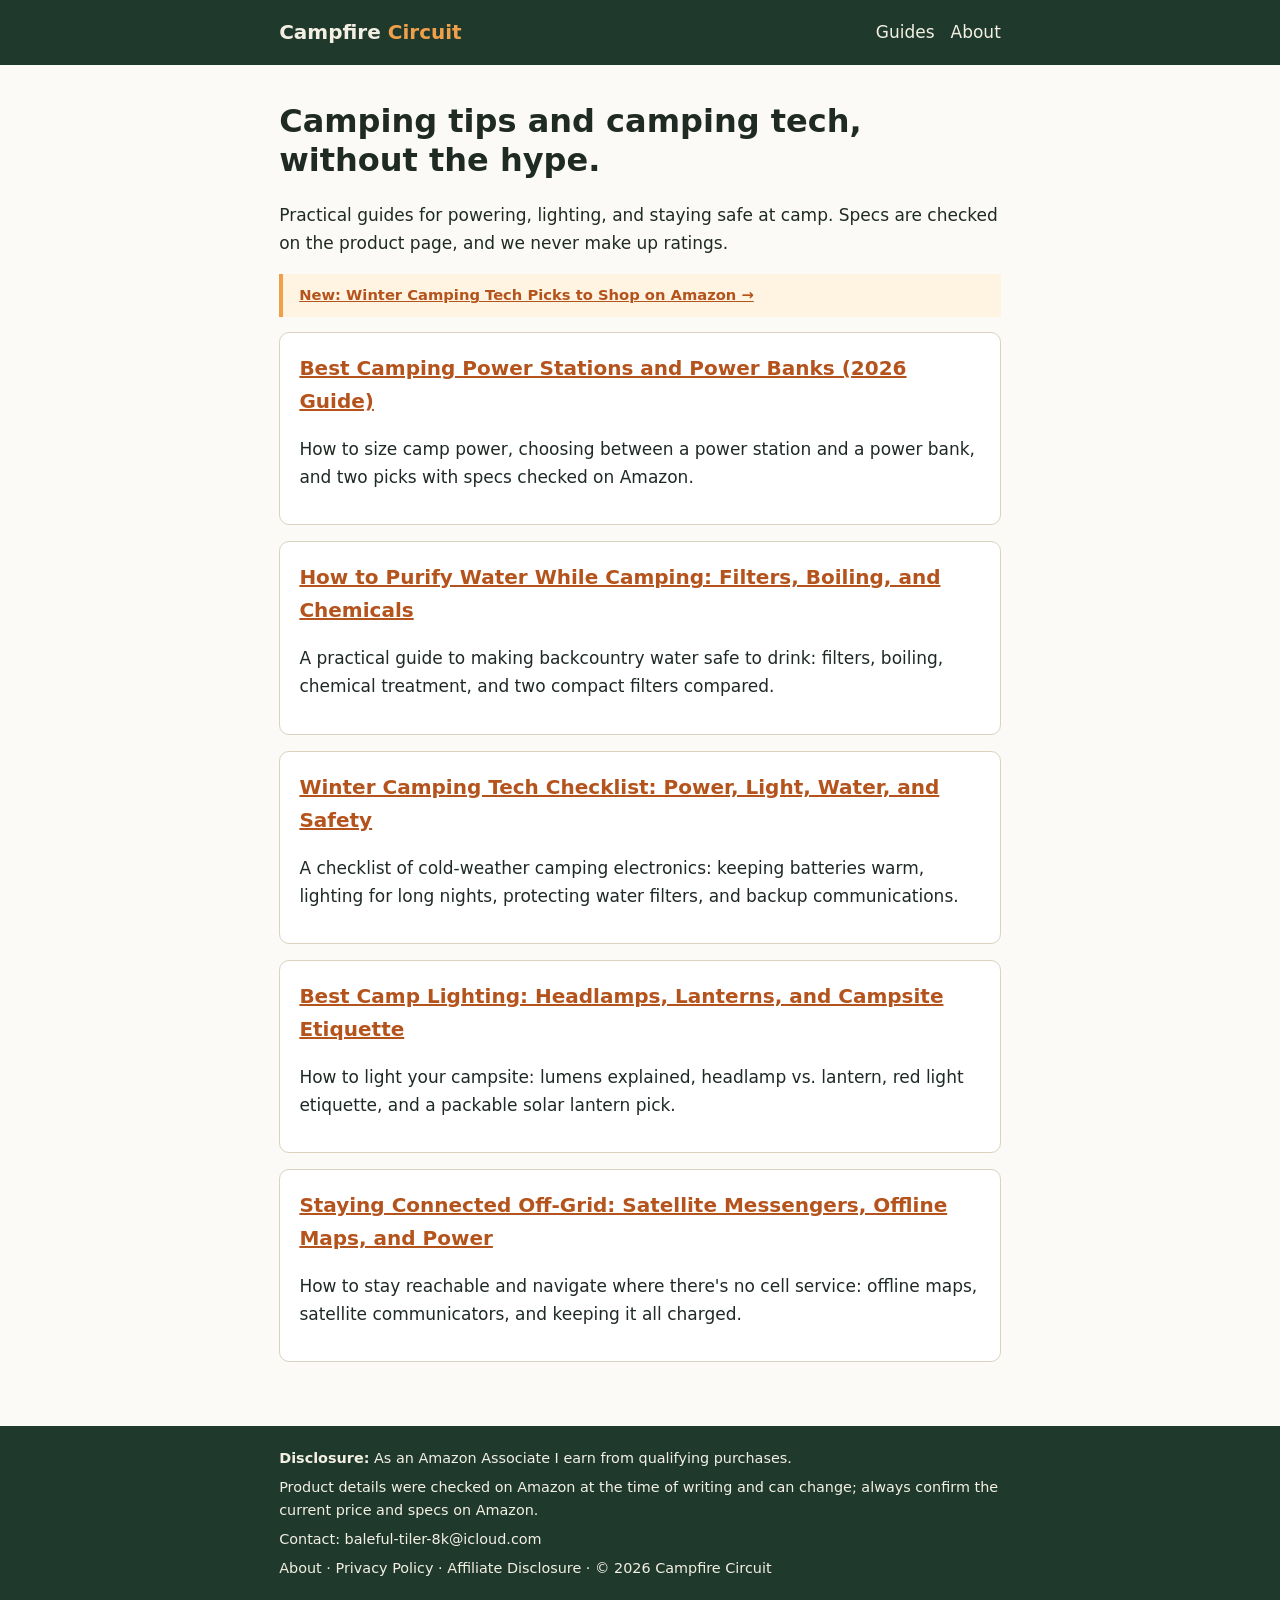
<file: index.html>
<!doctype html><html lang="en"><head><meta charset="utf-8"><meta name="viewport" content="width=device-width,initial-scale=1">
<title>Campfire Circuit: Camping Tips and Camping Tech Guides</title><meta name="description" content="Practical camping tips and honest guides to camping tech: power, water filters, lighting, and off-grid communication."><link rel="canonical" href="https://bmoreno818.github.io/campfire-circuit/">
<meta property="og:title" content="Campfire Circuit: Camping Tips and Camping Tech Guides"><meta property="og:description" content="Practical camping tips and honest guides to camping tech: power, water filters, lighting, and off-grid communication."><meta property="og:url" content="https://bmoreno818.github.io/campfire-circuit/"><meta property="og:type" content="website">
<link rel="stylesheet" href="style.css"></head><body>
<header><div class="w"><a class="logo" href="index.html">Campfire <span>Circuit</span></a><nav><a href="index.html">Guides</a><a href="about.html">About</a></nav></div></header>
<main class="w"><h1>Camping tips and camping tech, without the hype.</h1><p>Practical guides for powering, lighting, and staying safe at camp. Specs are checked on the product page, and we never make up ratings.</p><p class='note'><a href='winter-camping-tech-picks.html'><strong>New: Winter Camping Tech Picks to Shop on Amazon →</strong></a></p><div class='cards'><div class="card"><h2><a href="power-stations-for-camping.html">Best Camping Power Stations and Power Banks (2026 Guide)</a></h2><p>How to size camp power, choosing between a power station and a power bank, and two picks with specs checked on Amazon.</p></div><div class="card"><h2><a href="how-to-purify-water-camping.html">How to Purify Water While Camping: Filters, Boiling, and Chemicals</a></h2><p>A practical guide to making backcountry water safe to drink: filters, boiling, chemical treatment, and two compact filters compared.</p></div><div class="card"><h2><a href="winter-camping-tech-checklist.html">Winter Camping Tech Checklist: Power, Light, Water, and Safety</a></h2><p>A checklist of cold-weather camping electronics: keeping batteries warm, lighting for long nights, protecting water filters, and backup communications.</p></div><div class="card"><h2><a href="best-camp-lighting.html">Best Camp Lighting: Headlamps, Lanterns, and Campsite Etiquette</a></h2><p>How to light your campsite: lumens explained, headlamp vs. lantern, red light etiquette, and a packable solar lantern pick.</p></div><div class="card"><h2><a href="staying-connected-off-grid.html">Staying Connected Off-Grid: Satellite Messengers, Offline Maps, and Power</a></h2><p>How to stay reachable and navigate where there's no cell service: offline maps, satellite communicators, and keeping it all charged.</p></div></div></main>
<footer><div class="w" style="display:block"><p><strong>Disclosure:</strong> As an Amazon Associate I earn from qualifying purchases.</p>
<p>Product details were checked on Amazon at the time of writing and can change; always confirm the current price and specs on Amazon.</p>
<p>Contact: <a href="mailto:baleful-tiler-8k@icloud.com">baleful-tiler-8k@icloud.com</a></p>
<p><a href="about.html">About</a> · <a href="privacy.html">Privacy Policy</a> · <a href="disclosure.html">Affiliate Disclosure</a> · © 2026 Campfire Circuit</p></div></footer></body></html>
</file>
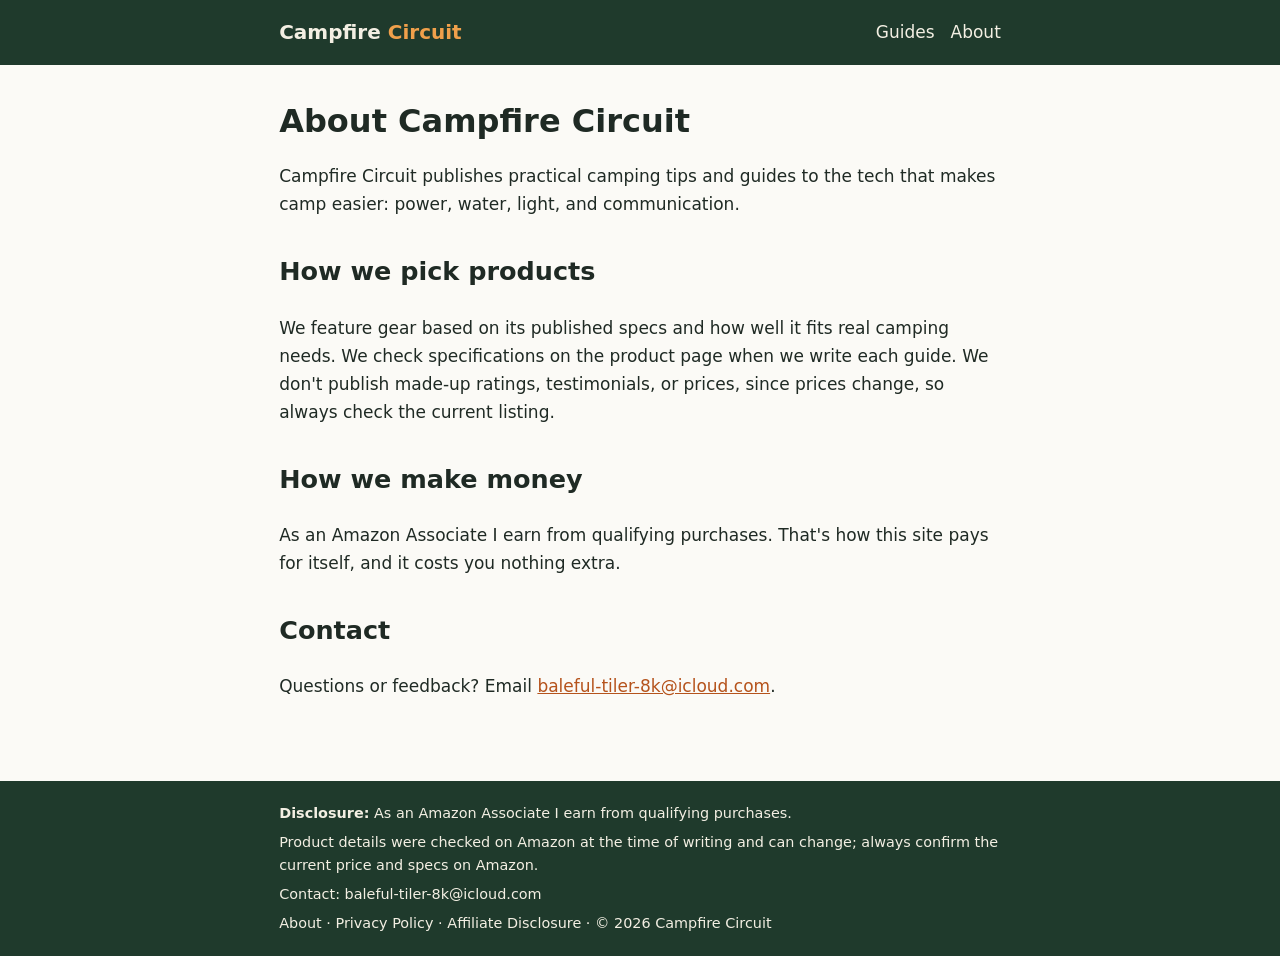
<file: about.html>
<!doctype html><html lang="en"><head><meta charset="utf-8"><meta name="viewport" content="width=device-width,initial-scale=1">
<title>About | Campfire Circuit</title><meta name="description" content="About Campfire Circuit and how we choose the gear we feature."><link rel="canonical" href="https://bmoreno818.github.io/campfire-circuit/about.html">
<meta property="og:title" content="About | Campfire Circuit"><meta property="og:description" content="About Campfire Circuit and how we choose the gear we feature."><meta property="og:url" content="https://bmoreno818.github.io/campfire-circuit/about.html"><meta property="og:type" content="website">
<link rel="stylesheet" href="style.css"></head><body>
<header><div class="w"><a class="logo" href="index.html">Campfire <span>Circuit</span></a><nav><a href="index.html">Guides</a><a href="about.html">About</a></nav></div></header>
<main class="w"><h1>About Campfire Circuit</h1><p>Campfire Circuit publishes practical camping tips and guides to the tech that makes camp easier: power, water, light, and communication.</p><h2>How we pick products</h2><p>We feature gear based on its published specs and how well it fits real camping needs. We check specifications on the product page when we write each guide. We don't publish made-up ratings, testimonials, or prices, since prices change, so always check the current listing.</p><h2>How we make money</h2><p>As an Amazon Associate I earn from qualifying purchases. That's how this site pays for itself, and it costs you nothing extra.</p><h2>Contact</h2><p>Questions or feedback? Email <a href="mailto:baleful-tiler-8k@icloud.com">baleful-tiler-8k@icloud.com</a>.</p></main>
<footer><div class="w" style="display:block"><p><strong>Disclosure:</strong> As an Amazon Associate I earn from qualifying purchases.</p>
<p>Product details were checked on Amazon at the time of writing and can change; always confirm the current price and specs on Amazon.</p>
<p>Contact: <a href="mailto:baleful-tiler-8k@icloud.com">baleful-tiler-8k@icloud.com</a></p>
<p><a href="about.html">About</a> · <a href="privacy.html">Privacy Policy</a> · <a href="disclosure.html">Affiliate Disclosure</a> · © 2026 Campfire Circuit</p></div></footer></body></html>
</file>
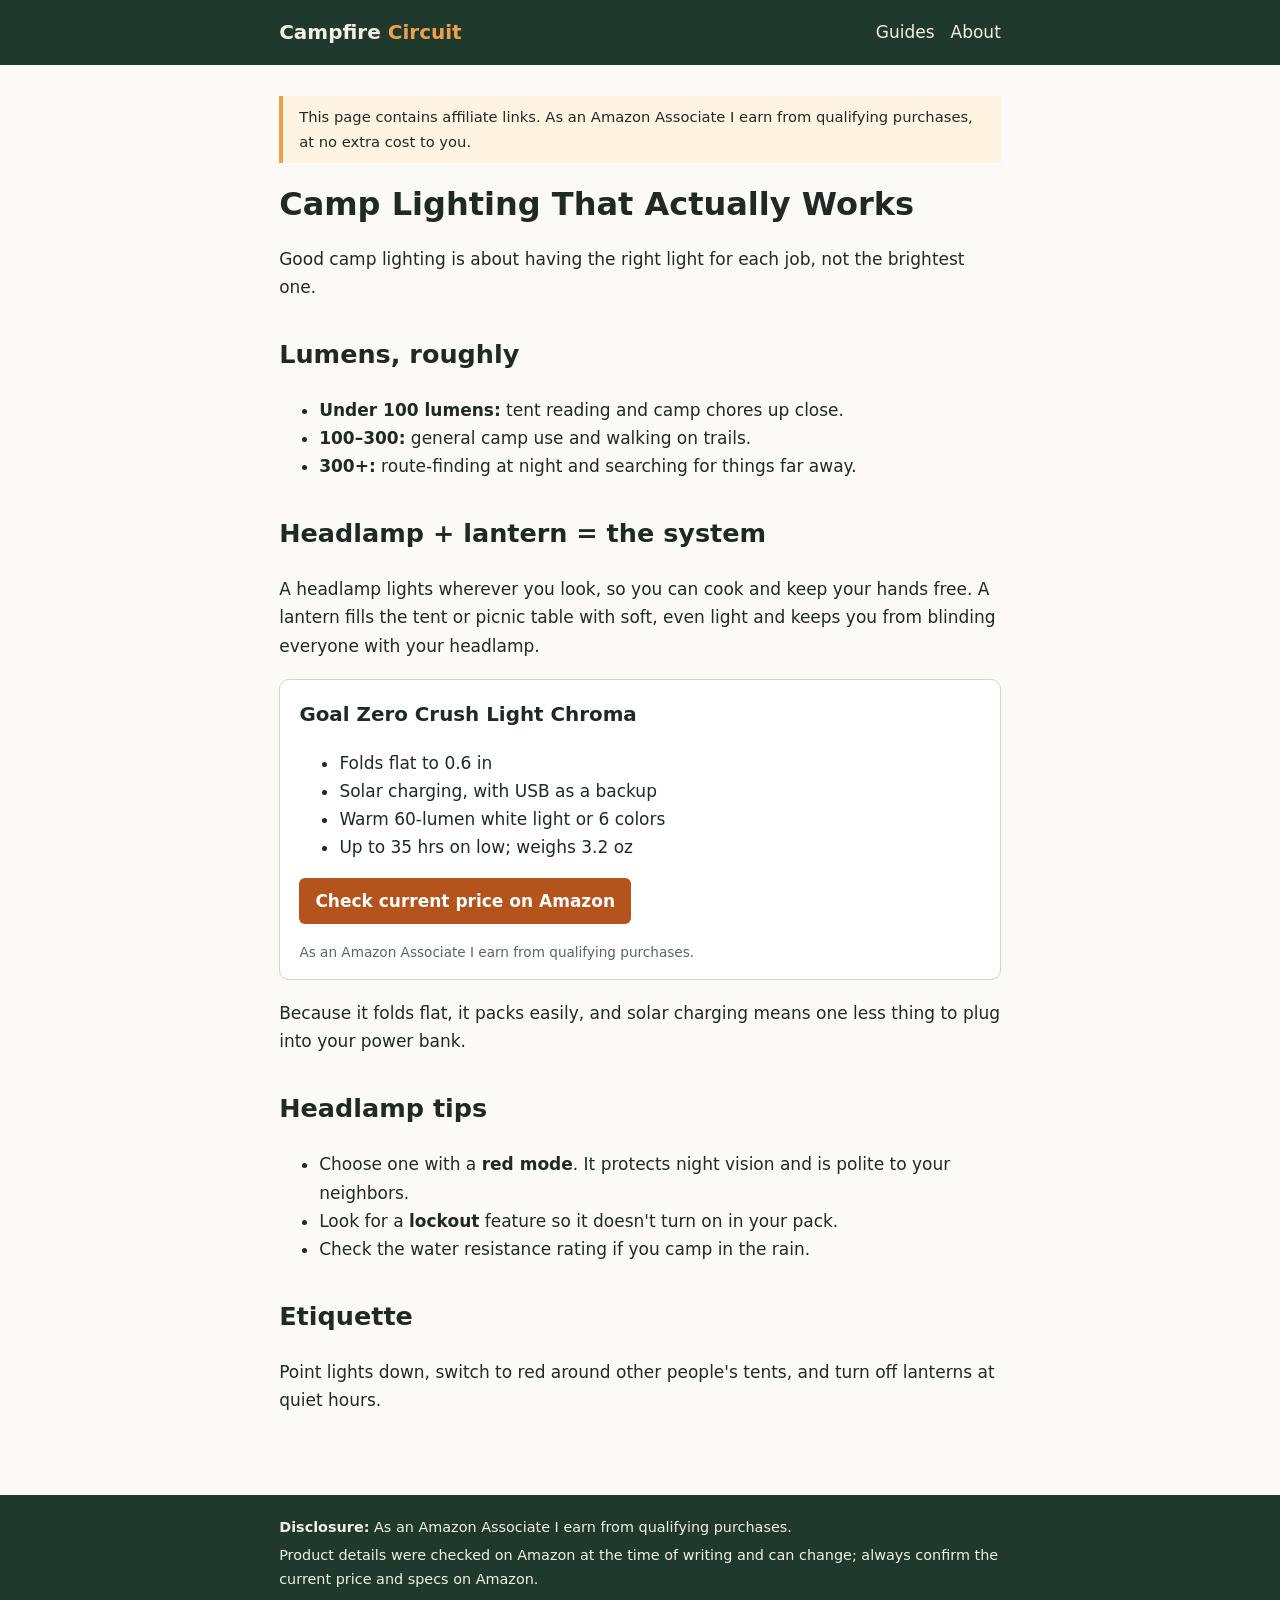
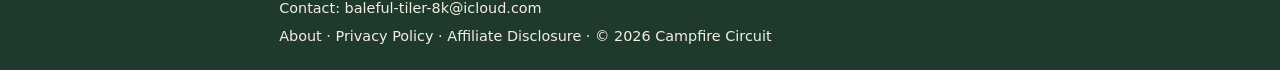
<file: best-camp-lighting.html>
<!doctype html><html lang="en"><head><meta charset="utf-8"><meta name="viewport" content="width=device-width,initial-scale=1">
<title>Best Camp Lighting: Headlamps, Lanterns, and Campsite Etiquette | Campfire Circuit</title><meta name="description" content="How to light your campsite: lumens explained, headlamp vs. lantern, red light etiquette, and a packable solar lantern pick."><link rel="canonical" href="https://bmoreno818.github.io/campfire-circuit/best-camp-lighting.html">
<meta property="og:title" content="Best Camp Lighting: Headlamps, Lanterns, and Campsite Etiquette | Campfire Circuit"><meta property="og:description" content="How to light your campsite: lumens explained, headlamp vs. lantern, red light etiquette, and a packable solar lantern pick."><meta property="og:url" content="https://bmoreno818.github.io/campfire-circuit/best-camp-lighting.html"><meta property="og:type" content="website">
<link rel="stylesheet" href="style.css"></head><body>
<header><div class="w"><a class="logo" href="index.html">Campfire <span>Circuit</span></a><nav><a href="index.html">Guides</a><a href="about.html">About</a></nav></div></header>
<main class="w"><p class="note">This page contains affiliate links. As an Amazon Associate I earn from qualifying purchases, at no extra cost to you.</p><h1>Camp Lighting That Actually Works</h1><p>Good camp lighting is about having the right light for each job, not the brightest one.</p>
<h2>Lumens, roughly</h2><ul><li><strong>Under 100 lumens:</strong> tent reading and camp chores up close.</li><li><strong>100–300:</strong> general camp use and walking on trails.</li><li><strong>300+:</strong> route-finding at night and searching for things far away.</li></ul>
<h2>Headlamp + lantern = the system</h2><p>A headlamp lights wherever you look, so you can cook and keep your hands free. A lantern fills the tent or picnic table with soft, even light and keeps you from blinding everyone with your headlamp.</p><div class="product"><h3>Goal Zero Crush Light Chroma</h3><ul><li>Folds flat to 0.6 in</li><li>Solar charging, with USB as a backup</li><li>Warm 60-lumen white light or 6 colors</li><li>Up to 35 hrs on low; weighs 3.2 oz</li></ul><p><a class="btn" href="https://www.amazon.com/dp/B07HFJH6D3?tag=bmoreno81805-20" rel="sponsored nofollow noopener" target="_blank">Check current price on Amazon</a></p><p class="disc">As an Amazon Associate I earn from qualifying purchases.</p></div>
<p>Because it folds flat, it packs easily, and solar charging means one less thing to plug into your power bank.</p>
<h2>Headlamp tips</h2><ul><li>Choose one with a <strong>red mode</strong>. It protects night vision and is polite to your neighbors.</li><li>Look for a <strong>lockout</strong> feature so it doesn't turn on in your pack.</li><li>Check the water resistance rating if you camp in the rain.</li></ul>
<h2>Etiquette</h2><p>Point lights down, switch to red around other people's tents, and turn off lanterns at quiet hours.</p></main>
<footer><div class="w" style="display:block"><p><strong>Disclosure:</strong> As an Amazon Associate I earn from qualifying purchases.</p>
<p>Product details were checked on Amazon at the time of writing and can change; always confirm the current price and specs on Amazon.</p>
<p>Contact: <a href="mailto:baleful-tiler-8k@icloud.com">baleful-tiler-8k@icloud.com</a></p>
<p><a href="about.html">About</a> · <a href="privacy.html">Privacy Policy</a> · <a href="disclosure.html">Affiliate Disclosure</a> · © 2026 Campfire Circuit</p></div></footer></body></html>
</file>
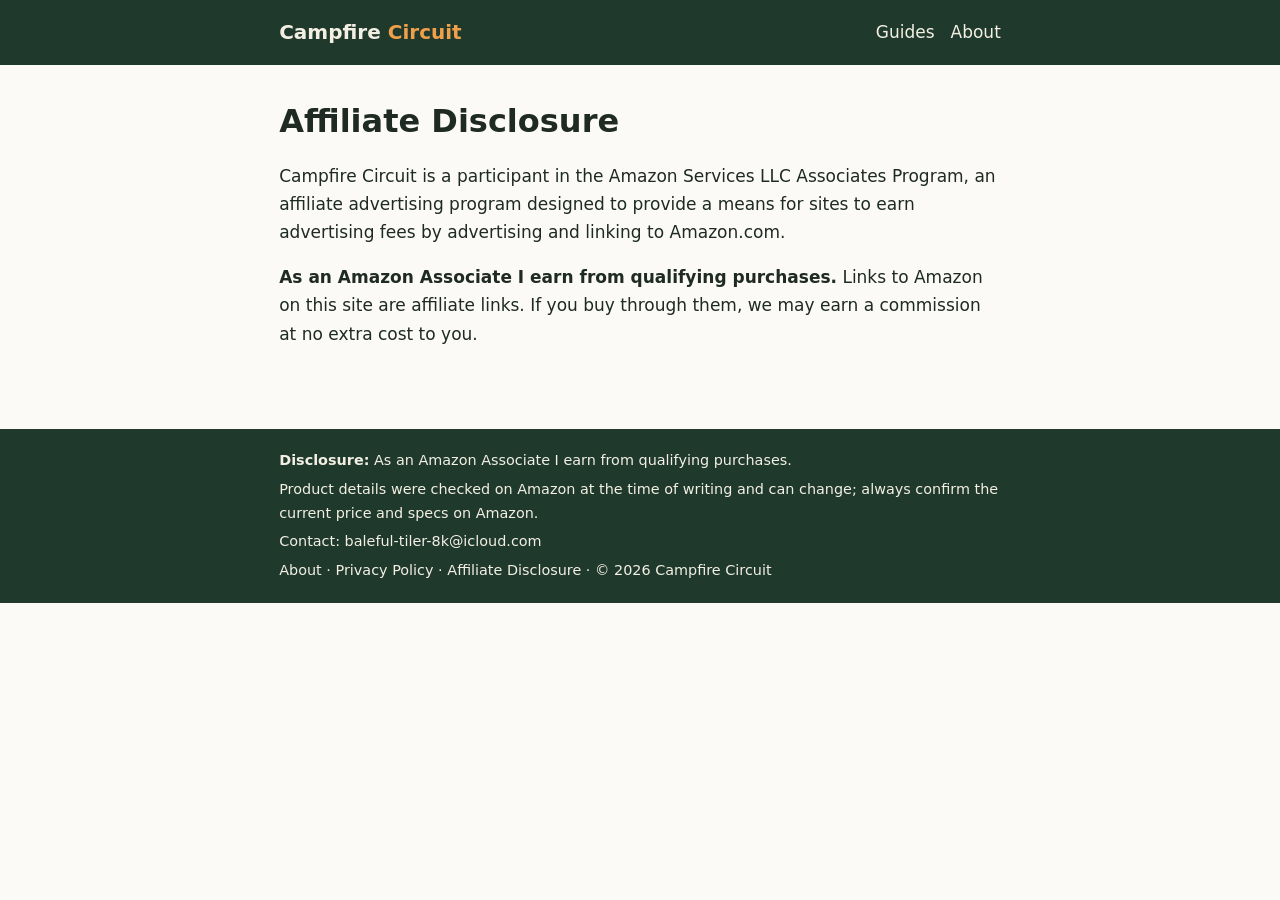
<file: disclosure.html>
<!doctype html><html lang="en"><head><meta charset="utf-8"><meta name="viewport" content="width=device-width,initial-scale=1">
<title>Affiliate Disclosure | Campfire Circuit</title><meta name="description" content="Campfire Circuit's affiliate disclosure."><link rel="canonical" href="https://bmoreno818.github.io/campfire-circuit/disclosure.html">
<meta property="og:title" content="Affiliate Disclosure | Campfire Circuit"><meta property="og:description" content="Campfire Circuit's affiliate disclosure."><meta property="og:url" content="https://bmoreno818.github.io/campfire-circuit/disclosure.html"><meta property="og:type" content="website">
<link rel="stylesheet" href="style.css"></head><body>
<header><div class="w"><a class="logo" href="index.html">Campfire <span>Circuit</span></a><nav><a href="index.html">Guides</a><a href="about.html">About</a></nav></div></header>
<main class="w"><h1>Affiliate Disclosure</h1><p>Campfire Circuit is a participant in the Amazon Services LLC Associates Program, an affiliate advertising program designed to provide a means for sites to earn advertising fees by advertising and linking to Amazon.com.</p><p><strong>As an Amazon Associate I earn from qualifying purchases.</strong> Links to Amazon on this site are affiliate links. If you buy through them, we may earn a commission at no extra cost to you.</p></main>
<footer><div class="w" style="display:block"><p><strong>Disclosure:</strong> As an Amazon Associate I earn from qualifying purchases.</p>
<p>Product details were checked on Amazon at the time of writing and can change; always confirm the current price and specs on Amazon.</p>
<p>Contact: <a href="mailto:baleful-tiler-8k@icloud.com">baleful-tiler-8k@icloud.com</a></p>
<p><a href="about.html">About</a> · <a href="privacy.html">Privacy Policy</a> · <a href="disclosure.html">Affiliate Disclosure</a> · © 2026 Campfire Circuit</p></div></footer></body></html>
</file>
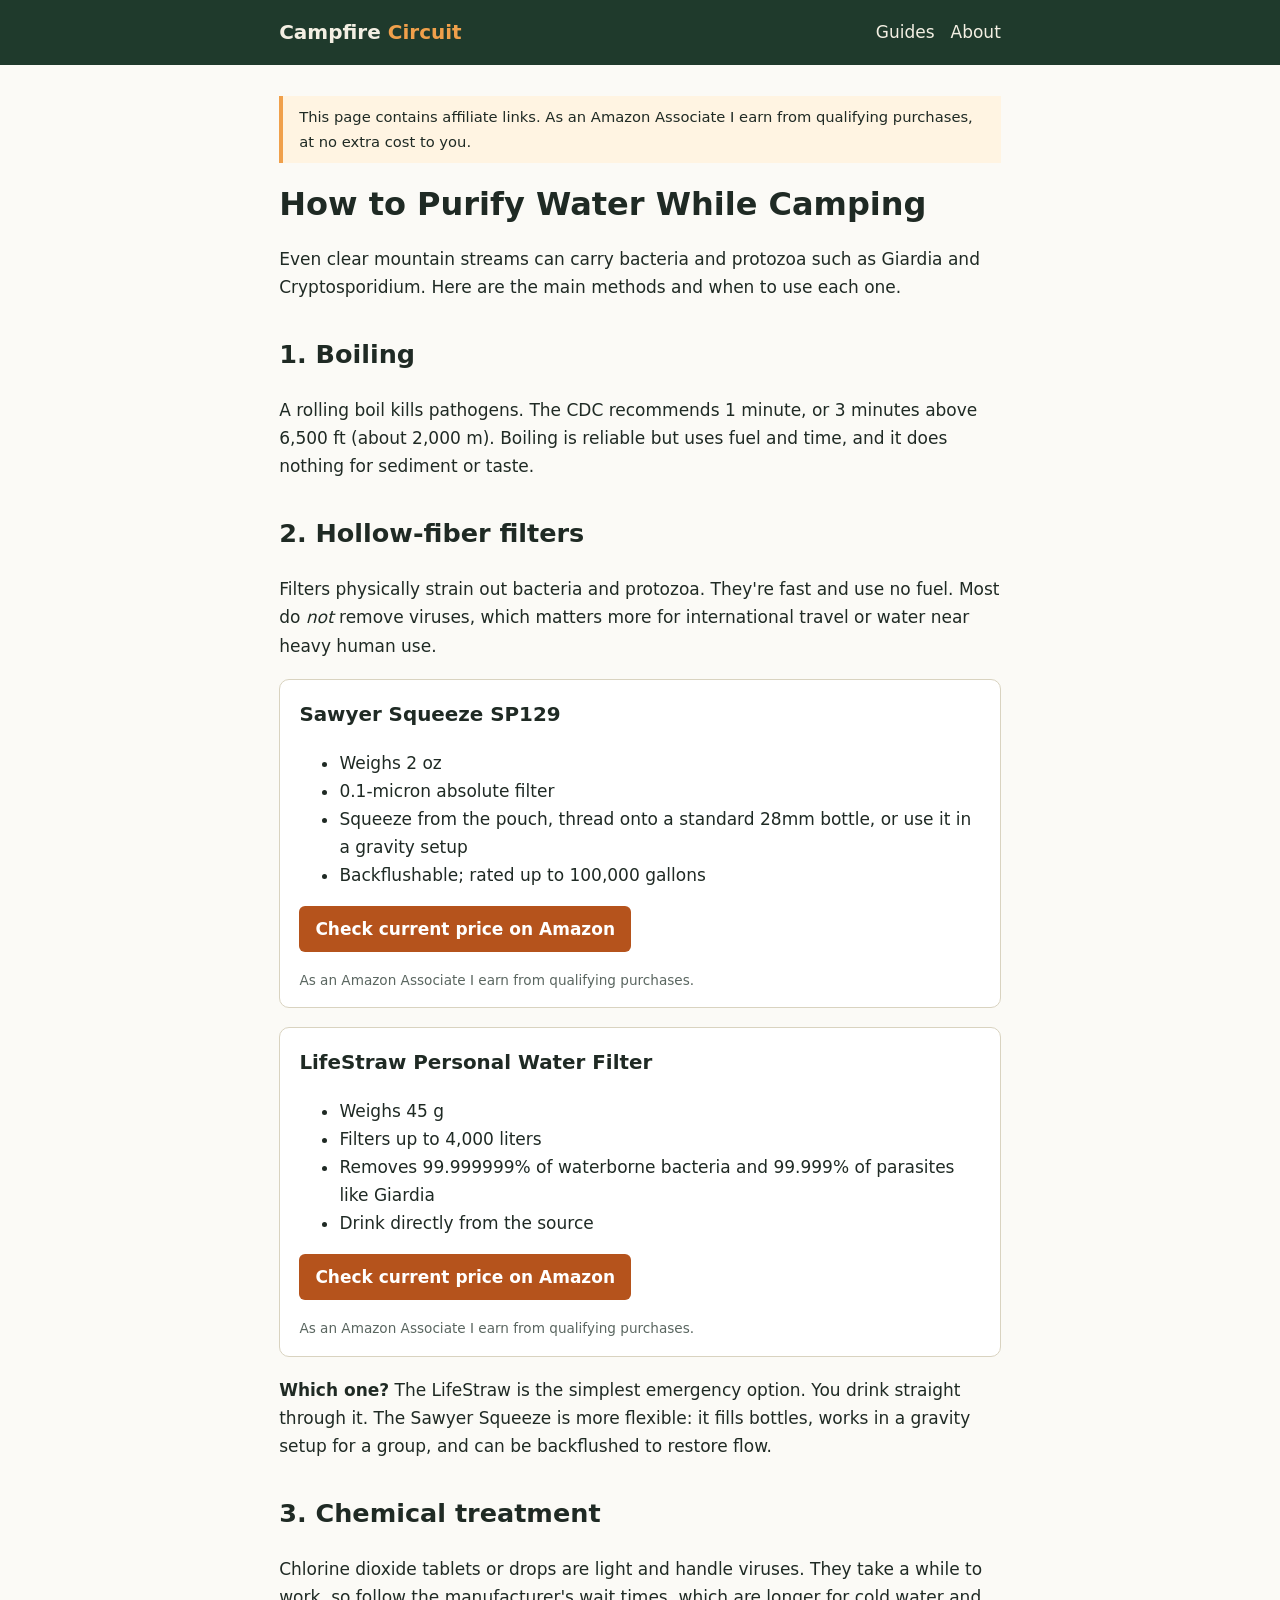
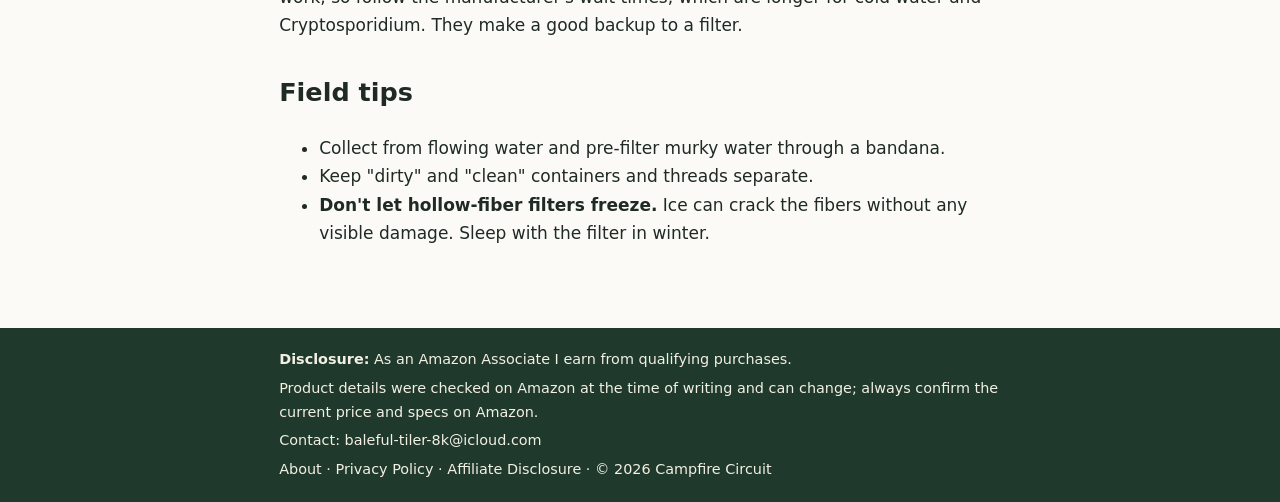
<file: how-to-purify-water-camping.html>
<!doctype html><html lang="en"><head><meta charset="utf-8"><meta name="viewport" content="width=device-width,initial-scale=1">
<title>How to Purify Water While Camping: Filters, Boiling, and Chemicals | Campfire Circuit</title><meta name="description" content="A practical guide to making backcountry water safe to drink: filters, boiling, chemical treatment, and two compact filters compared."><link rel="canonical" href="https://bmoreno818.github.io/campfire-circuit/how-to-purify-water-camping.html">
<meta property="og:title" content="How to Purify Water While Camping: Filters, Boiling, and Chemicals | Campfire Circuit"><meta property="og:description" content="A practical guide to making backcountry water safe to drink: filters, boiling, chemical treatment, and two compact filters compared."><meta property="og:url" content="https://bmoreno818.github.io/campfire-circuit/how-to-purify-water-camping.html"><meta property="og:type" content="website">
<link rel="stylesheet" href="style.css"></head><body>
<header><div class="w"><a class="logo" href="index.html">Campfire <span>Circuit</span></a><nav><a href="index.html">Guides</a><a href="about.html">About</a></nav></div></header>
<main class="w"><p class="note">This page contains affiliate links. As an Amazon Associate I earn from qualifying purchases, at no extra cost to you.</p><h1>How to Purify Water While Camping</h1><p>Even clear mountain streams can carry bacteria and protozoa such as Giardia and Cryptosporidium. Here are the main methods and when to use each one.</p>
<h2>1. Boiling</h2><p>A rolling boil kills pathogens. The CDC recommends 1 minute, or 3 minutes above 6,500 ft (about 2,000 m). Boiling is reliable but uses fuel and time, and it does nothing for sediment or taste.</p>
<h2>2. Hollow-fiber filters</h2><p>Filters physically strain out bacteria and protozoa. They're fast and use no fuel. Most do <em>not</em> remove viruses, which matters more for international travel or water near heavy human use.</p><div class="product"><h3>Sawyer Squeeze SP129</h3><ul><li>Weighs 2 oz</li><li>0.1-micron absolute filter</li><li>Squeeze from the pouch, thread onto a standard 28mm bottle, or use it in a gravity setup</li><li>Backflushable; rated up to 100,000 gallons</li></ul><p><a class="btn" href="https://www.amazon.com/dp/B00B1OSU4W?tag=bmoreno81805-20" rel="sponsored nofollow noopener" target="_blank">Check current price on Amazon</a></p><p class="disc">As an Amazon Associate I earn from qualifying purchases.</p></div><div class="product"><h3>LifeStraw Personal Water Filter</h3><ul><li>Weighs 45 g</li><li>Filters up to 4,000 liters</li><li>Removes 99.999999% of waterborne bacteria and 99.999% of parasites like Giardia</li><li>Drink directly from the source</li></ul><p><a class="btn" href="https://www.amazon.com/dp/B006QF3TW4?tag=bmoreno81805-20" rel="sponsored nofollow noopener" target="_blank">Check current price on Amazon</a></p><p class="disc">As an Amazon Associate I earn from qualifying purchases.</p></div>
<p><strong>Which one?</strong> The LifeStraw is the simplest emergency option. You drink straight through it. The Sawyer Squeeze is more flexible: it fills bottles, works in a gravity setup for a group, and can be backflushed to restore flow.</p>
<h2>3. Chemical treatment</h2><p>Chlorine dioxide tablets or drops are light and handle viruses. They take a while to work, so follow the manufacturer's wait times, which are longer for cold water and Cryptosporidium. They make a good backup to a filter.</p>
<h2>Field tips</h2><ul><li>Collect from flowing water and pre-filter murky water through a bandana.</li><li>Keep "dirty" and "clean" containers and threads separate.</li><li><strong>Don't let hollow-fiber filters freeze.</strong> Ice can crack the fibers without any visible damage. Sleep with the filter in winter.</li></ul></main>
<footer><div class="w" style="display:block"><p><strong>Disclosure:</strong> As an Amazon Associate I earn from qualifying purchases.</p>
<p>Product details were checked on Amazon at the time of writing and can change; always confirm the current price and specs on Amazon.</p>
<p>Contact: <a href="mailto:baleful-tiler-8k@icloud.com">baleful-tiler-8k@icloud.com</a></p>
<p><a href="about.html">About</a> · <a href="privacy.html">Privacy Policy</a> · <a href="disclosure.html">Affiliate Disclosure</a> · © 2026 Campfire Circuit</p></div></footer></body></html>
</file>
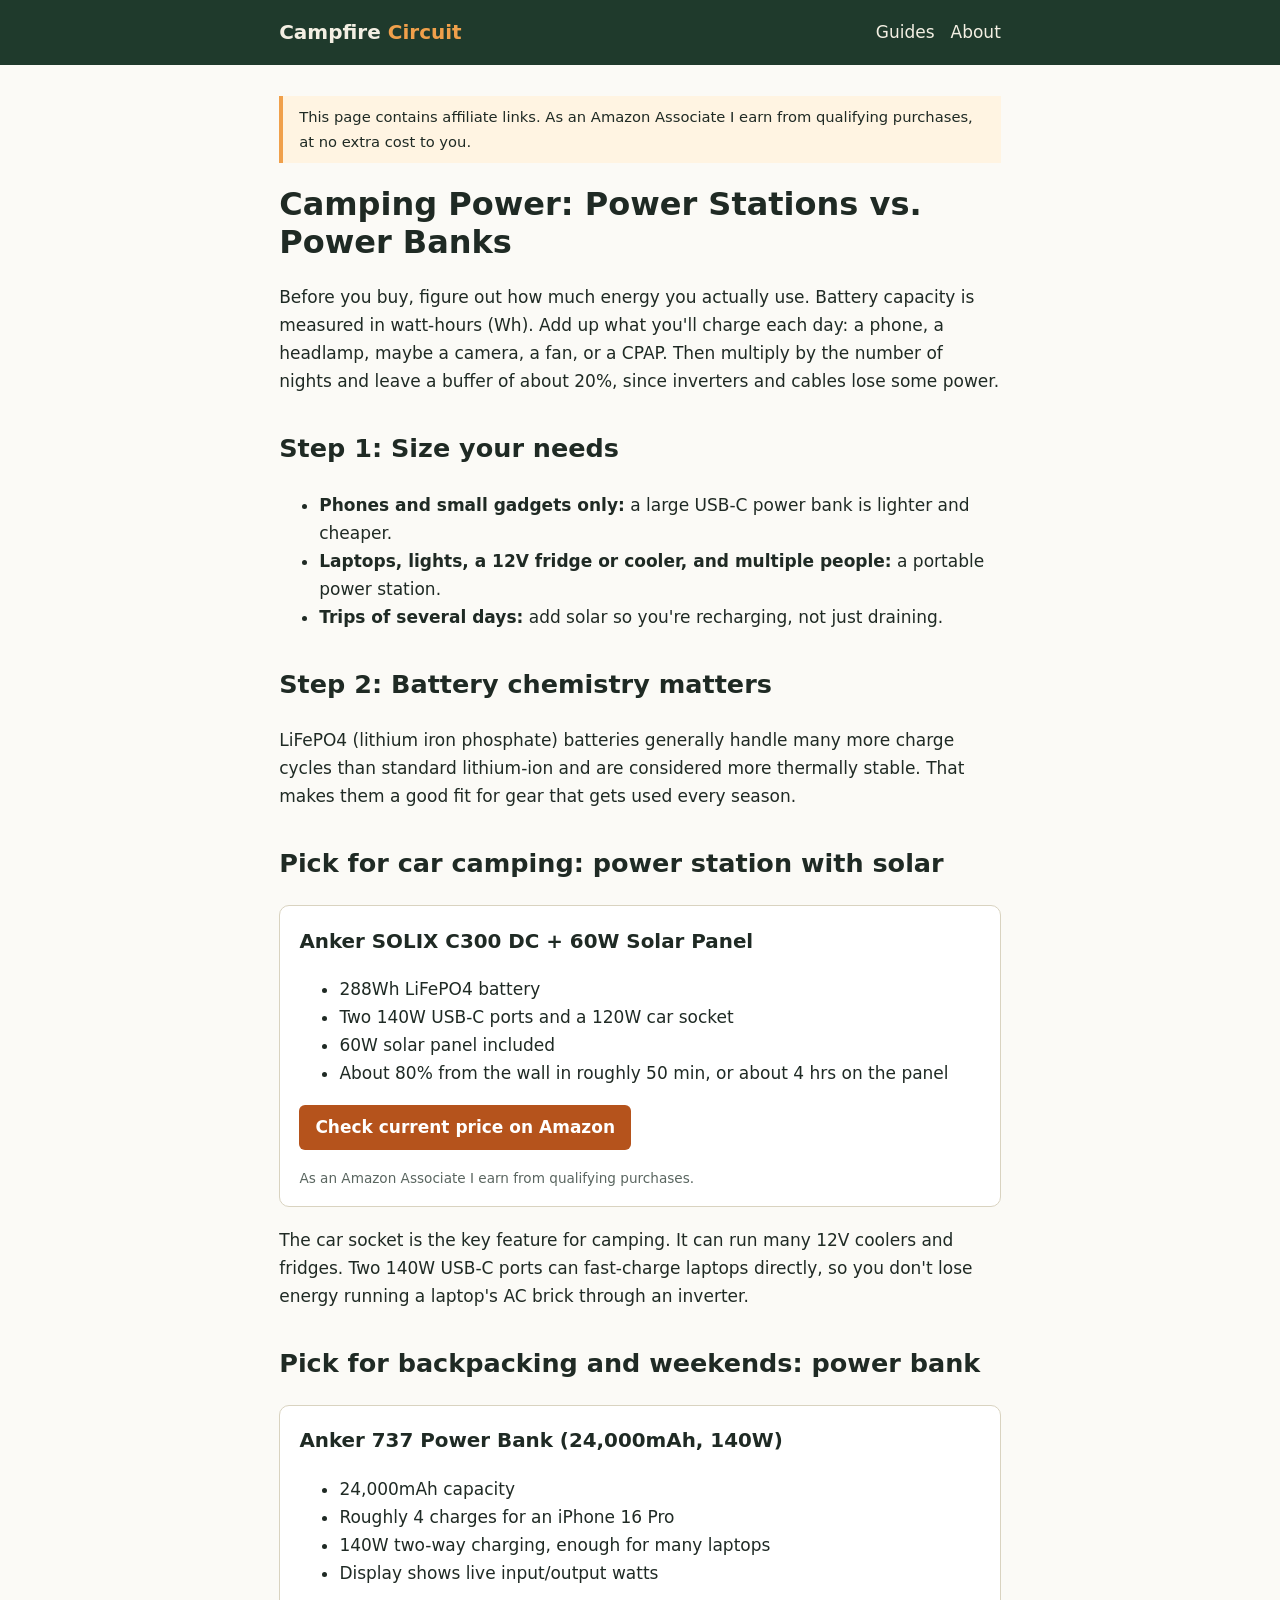
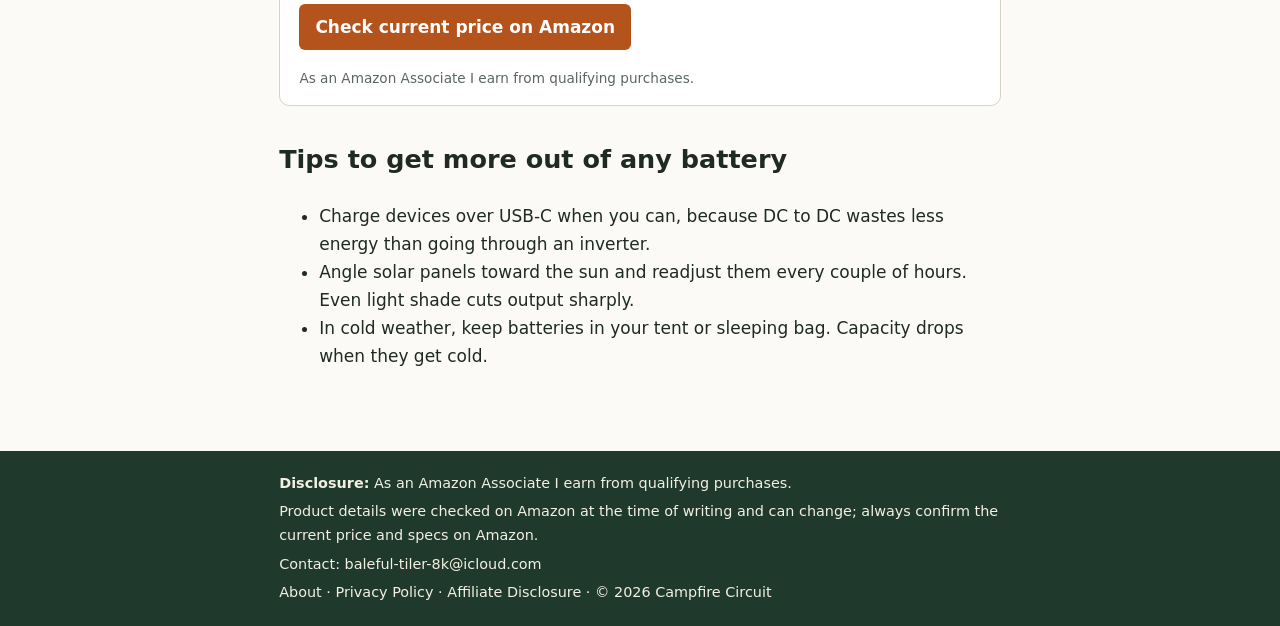
<file: power-stations-for-camping.html>
<!doctype html><html lang="en"><head><meta charset="utf-8"><meta name="viewport" content="width=device-width,initial-scale=1">
<title>Best Camping Power Stations and Power Banks (2026 Guide) | Campfire Circuit</title><meta name="description" content="How to size camp power, choosing between a power station and a power bank, and two picks with specs checked on Amazon."><link rel="canonical" href="https://bmoreno818.github.io/campfire-circuit/power-stations-for-camping.html">
<meta property="og:title" content="Best Camping Power Stations and Power Banks (2026 Guide) | Campfire Circuit"><meta property="og:description" content="How to size camp power, choosing between a power station and a power bank, and two picks with specs checked on Amazon."><meta property="og:url" content="https://bmoreno818.github.io/campfire-circuit/power-stations-for-camping.html"><meta property="og:type" content="website">
<link rel="stylesheet" href="style.css"></head><body>
<header><div class="w"><a class="logo" href="index.html">Campfire <span>Circuit</span></a><nav><a href="index.html">Guides</a><a href="about.html">About</a></nav></div></header>
<main class="w"><p class="note">This page contains affiliate links. As an Amazon Associate I earn from qualifying purchases, at no extra cost to you.</p><h1>Camping Power: Power Stations vs. Power Banks</h1>
<p>Before you buy, figure out how much energy you actually use. Battery capacity is measured in watt-hours (Wh). Add up what you'll charge each day: a phone, a headlamp, maybe a camera, a fan, or a CPAP. Then multiply by the number of nights and leave a buffer of about 20%, since inverters and cables lose some power.</p>
<h2>Step 1: Size your needs</h2><ul><li><strong>Phones and small gadgets only:</strong> a large USB-C power bank is lighter and cheaper.</li><li><strong>Laptops, lights, a 12V fridge or cooler, and multiple people:</strong> a portable power station.</li><li><strong>Trips of several days:</strong> add solar so you're recharging, not just draining.</li></ul>
<h2>Step 2: Battery chemistry matters</h2><p>LiFePO4 (lithium iron phosphate) batteries generally handle many more charge cycles than standard lithium-ion and are considered more thermally stable. That makes them a good fit for gear that gets used every season.</p>
<h2>Pick for car camping: power station with solar</h2><div class="product"><h3>Anker SOLIX C300 DC + 60W Solar Panel</h3><ul><li>288Wh LiFePO4 battery</li><li>Two 140W USB-C ports and a 120W car socket</li><li>60W solar panel included</li><li>About 80% from the wall in roughly 50 min, or about 4 hrs on the panel</li></ul><p><a class="btn" href="https://www.amazon.com/dp/B0DBLQGHD5?tag=bmoreno81805-20" rel="sponsored nofollow noopener" target="_blank">Check current price on Amazon</a></p><p class="disc">As an Amazon Associate I earn from qualifying purchases.</p></div>
<p>The car socket is the key feature for camping. It can run many 12V coolers and fridges. Two 140W USB-C ports can fast-charge laptops directly, so you don't lose energy running a laptop's AC brick through an inverter.</p>
<h2>Pick for backpacking and weekends: power bank</h2><div class="product"><h3>Anker 737 Power Bank (24,000mAh, 140W)</h3><ul><li>24,000mAh capacity</li><li>Roughly 4 charges for an iPhone 16 Pro</li><li>140W two-way charging, enough for many laptops</li><li>Display shows live input/output watts</li></ul><p><a class="btn" href="https://www.amazon.com/dp/B09VPHVT2Z?tag=bmoreno81805-20" rel="sponsored nofollow noopener" target="_blank">Check current price on Amazon</a></p><p class="disc">As an Amazon Associate I earn from qualifying purchases.</p></div>
<h2>Tips to get more out of any battery</h2><ul><li>Charge devices over USB-C when you can, because DC to DC wastes less energy than going through an inverter.</li><li>Angle solar panels toward the sun and readjust them every couple of hours. Even light shade cuts output sharply.</li><li>In cold weather, keep batteries in your tent or sleeping bag. Capacity drops when they get cold.</li></ul></main>
<footer><div class="w" style="display:block"><p><strong>Disclosure:</strong> As an Amazon Associate I earn from qualifying purchases.</p>
<p>Product details were checked on Amazon at the time of writing and can change; always confirm the current price and specs on Amazon.</p>
<p>Contact: <a href="mailto:baleful-tiler-8k@icloud.com">baleful-tiler-8k@icloud.com</a></p>
<p><a href="about.html">About</a> · <a href="privacy.html">Privacy Policy</a> · <a href="disclosure.html">Affiliate Disclosure</a> · © 2026 Campfire Circuit</p></div></footer></body></html>
</file>
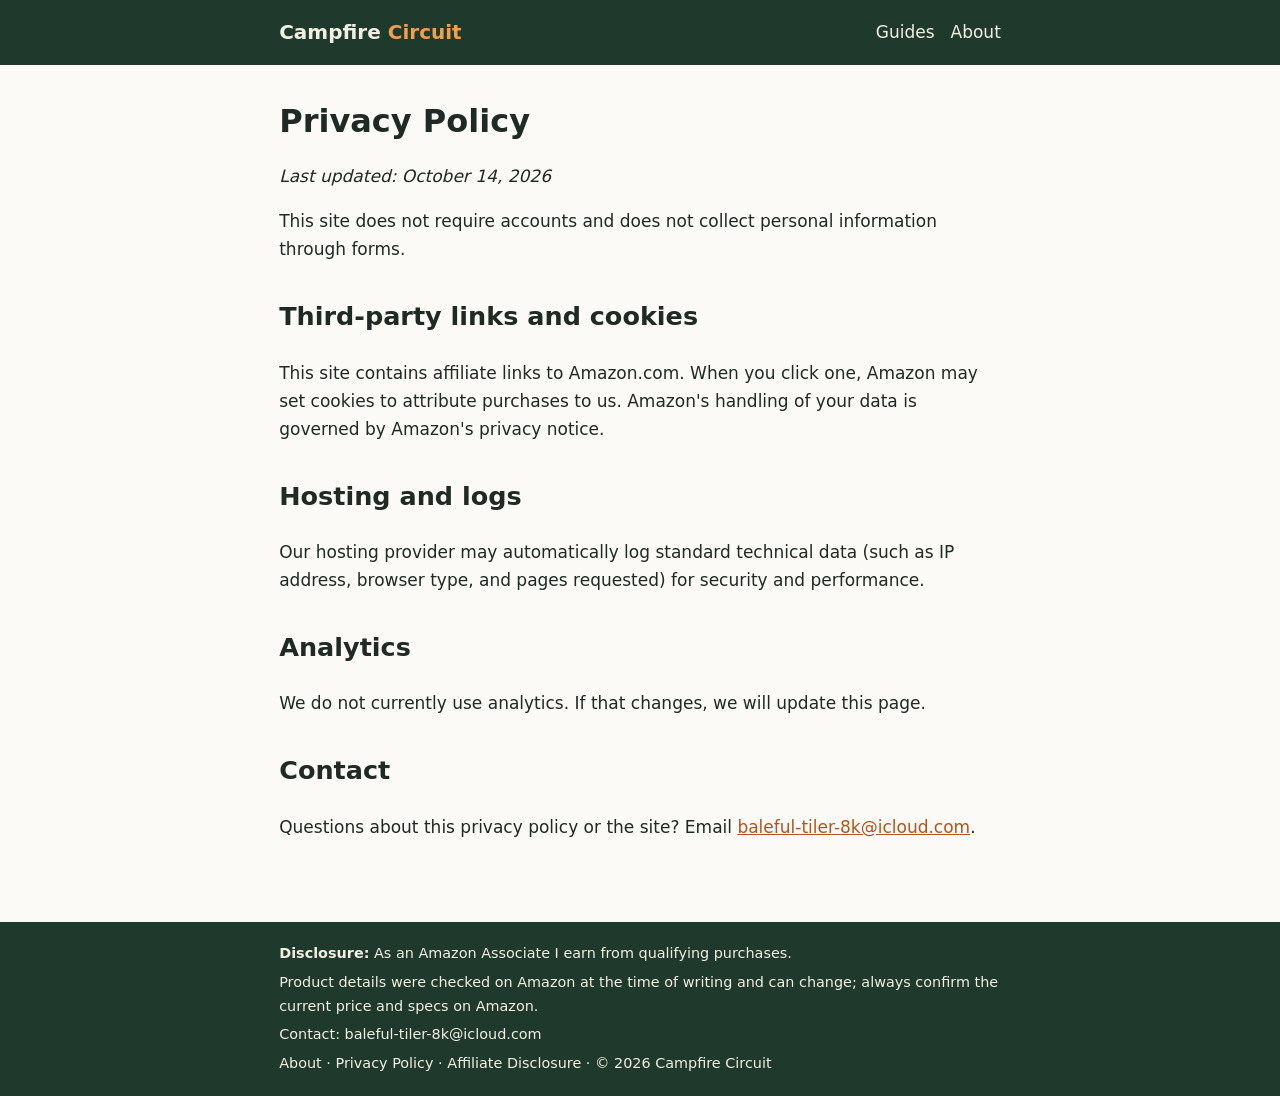
<file: privacy.html>
<!doctype html><html lang="en"><head><meta charset="utf-8"><meta name="viewport" content="width=device-width,initial-scale=1">
<title>Privacy Policy | Campfire Circuit</title><meta name="description" content="Campfire Circuit privacy policy."><link rel="canonical" href="https://bmoreno818.github.io/campfire-circuit/privacy.html">
<meta property="og:title" content="Privacy Policy | Campfire Circuit"><meta property="og:description" content="Campfire Circuit privacy policy."><meta property="og:url" content="https://bmoreno818.github.io/campfire-circuit/privacy.html"><meta property="og:type" content="website">
<link rel="stylesheet" href="style.css"></head><body>
<header><div class="w"><a class="logo" href="index.html">Campfire <span>Circuit</span></a><nav><a href="index.html">Guides</a><a href="about.html">About</a></nav></div></header>
<main class="w"><h1>Privacy Policy</h1><p><em>Last updated: October 14, 2026</em></p><p>This site does not require accounts and does not collect personal information through forms.</p><h2>Third-party links and cookies</h2><p>This site contains affiliate links to Amazon.com. When you click one, Amazon may set cookies to attribute purchases to us. Amazon's handling of your data is governed by Amazon's privacy notice.</p><h2>Hosting and logs</h2><p>Our hosting provider may automatically log standard technical data (such as IP address, browser type, and pages requested) for security and performance.</p><h2>Analytics</h2><p>We do not currently use analytics. If that changes, we will update this page.</p><h2>Contact</h2><p>Questions about this privacy policy or the site? Email <a href="mailto:baleful-tiler-8k@icloud.com">baleful-tiler-8k@icloud.com</a>.</p></main>
<footer><div class="w" style="display:block"><p><strong>Disclosure:</strong> As an Amazon Associate I earn from qualifying purchases.</p>
<p>Product details were checked on Amazon at the time of writing and can change; always confirm the current price and specs on Amazon.</p>
<p>Contact: <a href="mailto:baleful-tiler-8k@icloud.com">baleful-tiler-8k@icloud.com</a></p>
<p><a href="about.html">About</a> · <a href="privacy.html">Privacy Policy</a> · <a href="disclosure.html">Affiliate Disclosure</a> · © 2026 Campfire Circuit</p></div></footer></body></html>
</file>
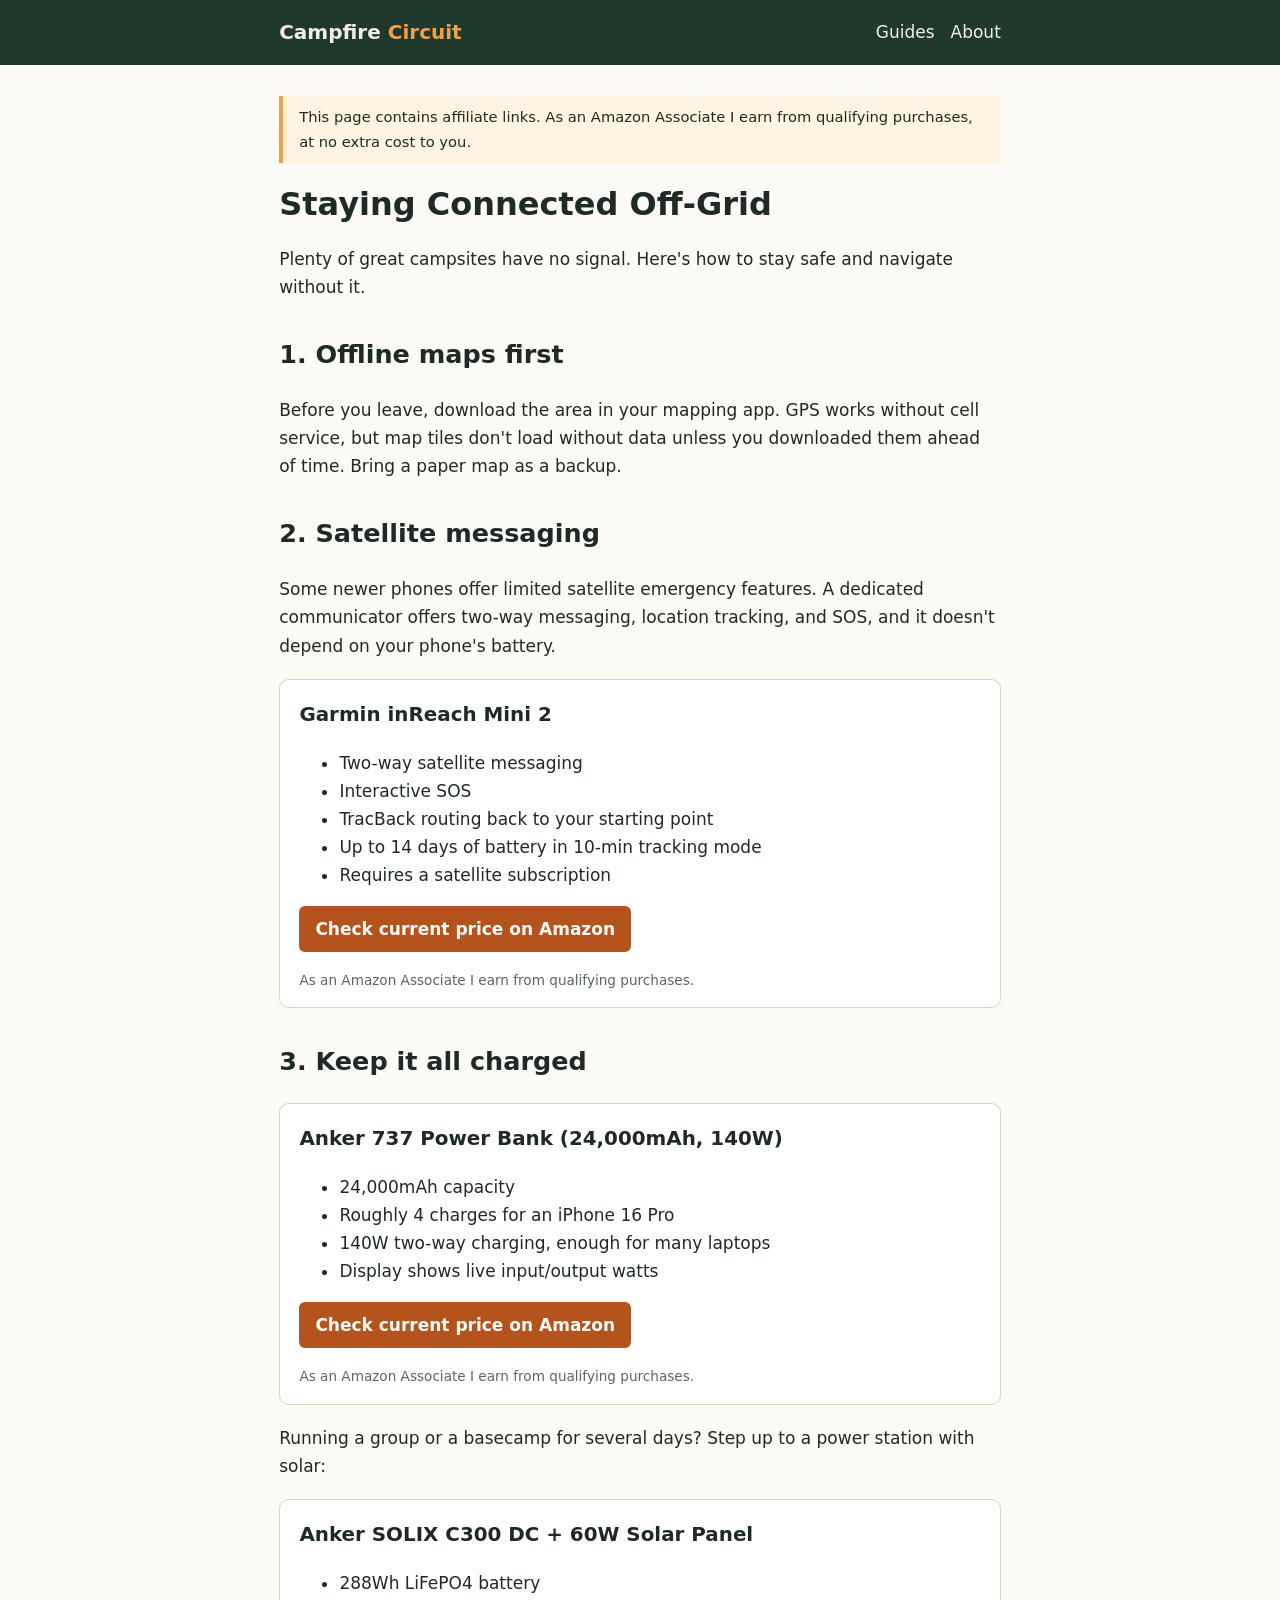
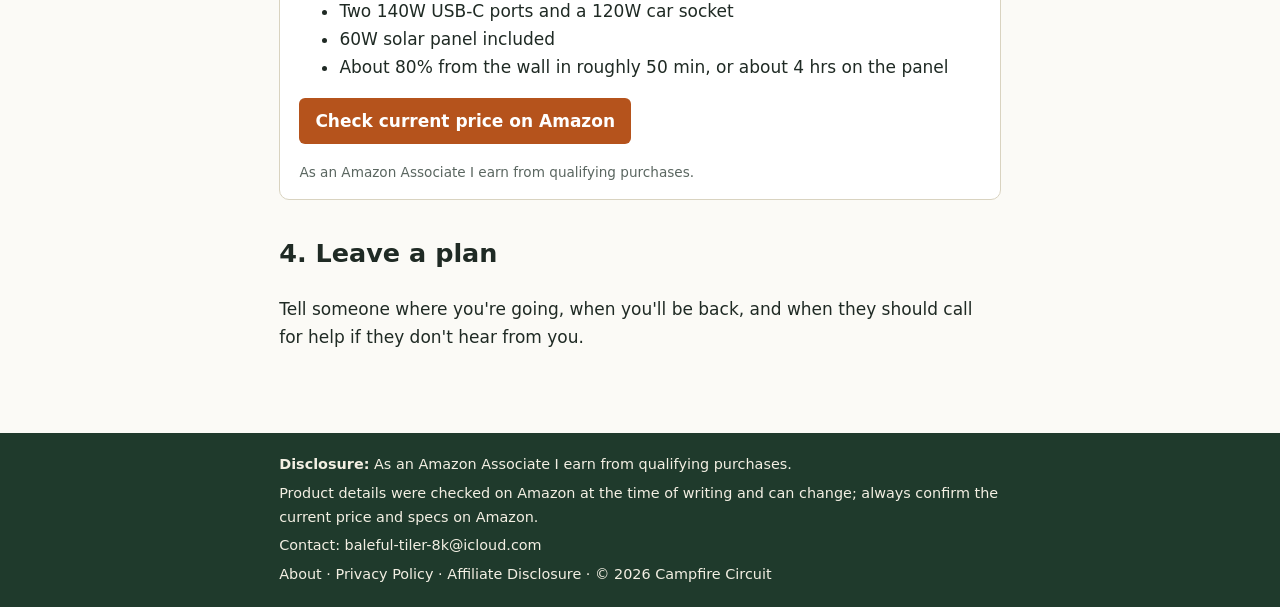
<file: staying-connected-off-grid.html>
<!doctype html><html lang="en"><head><meta charset="utf-8"><meta name="viewport" content="width=device-width,initial-scale=1">
<title>Staying Connected Off-Grid: Satellite Messengers, Offline Maps, and Power | Campfire Circuit</title><meta name="description" content="How to stay reachable and navigate where there's no cell service: offline maps, satellite communicators, and keeping it all charged."><link rel="canonical" href="https://bmoreno818.github.io/campfire-circuit/staying-connected-off-grid.html">
<meta property="og:title" content="Staying Connected Off-Grid: Satellite Messengers, Offline Maps, and Power | Campfire Circuit"><meta property="og:description" content="How to stay reachable and navigate where there's no cell service: offline maps, satellite communicators, and keeping it all charged."><meta property="og:url" content="https://bmoreno818.github.io/campfire-circuit/staying-connected-off-grid.html"><meta property="og:type" content="website">
<link rel="stylesheet" href="style.css"></head><body>
<header><div class="w"><a class="logo" href="index.html">Campfire <span>Circuit</span></a><nav><a href="index.html">Guides</a><a href="about.html">About</a></nav></div></header>
<main class="w"><p class="note">This page contains affiliate links. As an Amazon Associate I earn from qualifying purchases, at no extra cost to you.</p><h1>Staying Connected Off-Grid</h1><p>Plenty of great campsites have no signal. Here's how to stay safe and navigate without it.</p>
<h2>1. Offline maps first</h2><p>Before you leave, download the area in your mapping app. GPS works without cell service, but map tiles don't load without data unless you downloaded them ahead of time. Bring a paper map as a backup.</p>
<h2>2. Satellite messaging</h2><p>Some newer phones offer limited satellite emergency features. A dedicated communicator offers two-way messaging, location tracking, and SOS, and it doesn't depend on your phone's battery.</p><div class="product"><h3>Garmin inReach Mini 2</h3><ul><li>Two-way satellite messaging</li><li>Interactive SOS</li><li>TracBack routing back to your starting point</li><li>Up to 14 days of battery in 10-min tracking mode</li><li>Requires a satellite subscription</li></ul><p><a class="btn" href="https://www.amazon.com/dp/B09PSSSFPF?tag=bmoreno81805-20" rel="sponsored nofollow noopener" target="_blank">Check current price on Amazon</a></p><p class="disc">As an Amazon Associate I earn from qualifying purchases.</p></div>
<h2>3. Keep it all charged</h2><div class="product"><h3>Anker 737 Power Bank (24,000mAh, 140W)</h3><ul><li>24,000mAh capacity</li><li>Roughly 4 charges for an iPhone 16 Pro</li><li>140W two-way charging, enough for many laptops</li><li>Display shows live input/output watts</li></ul><p><a class="btn" href="https://www.amazon.com/dp/B09VPHVT2Z?tag=bmoreno81805-20" rel="sponsored nofollow noopener" target="_blank">Check current price on Amazon</a></p><p class="disc">As an Amazon Associate I earn from qualifying purchases.</p></div><p>Running a group or a basecamp for several days? Step up to a power station with solar:</p><div class="product"><h3>Anker SOLIX C300 DC + 60W Solar Panel</h3><ul><li>288Wh LiFePO4 battery</li><li>Two 140W USB-C ports and a 120W car socket</li><li>60W solar panel included</li><li>About 80% from the wall in roughly 50 min, or about 4 hrs on the panel</li></ul><p><a class="btn" href="https://www.amazon.com/dp/B0DBLQGHD5?tag=bmoreno81805-20" rel="sponsored nofollow noopener" target="_blank">Check current price on Amazon</a></p><p class="disc">As an Amazon Associate I earn from qualifying purchases.</p></div>
<h2>4. Leave a plan</h2><p>Tell someone where you're going, when you'll be back, and when they should call for help if they don't hear from you.</p></main>
<footer><div class="w" style="display:block"><p><strong>Disclosure:</strong> As an Amazon Associate I earn from qualifying purchases.</p>
<p>Product details were checked on Amazon at the time of writing and can change; always confirm the current price and specs on Amazon.</p>
<p>Contact: <a href="mailto:baleful-tiler-8k@icloud.com">baleful-tiler-8k@icloud.com</a></p>
<p><a href="about.html">About</a> · <a href="privacy.html">Privacy Policy</a> · <a href="disclosure.html">Affiliate Disclosure</a> · © 2026 Campfire Circuit</p></div></footer></body></html>
</file>
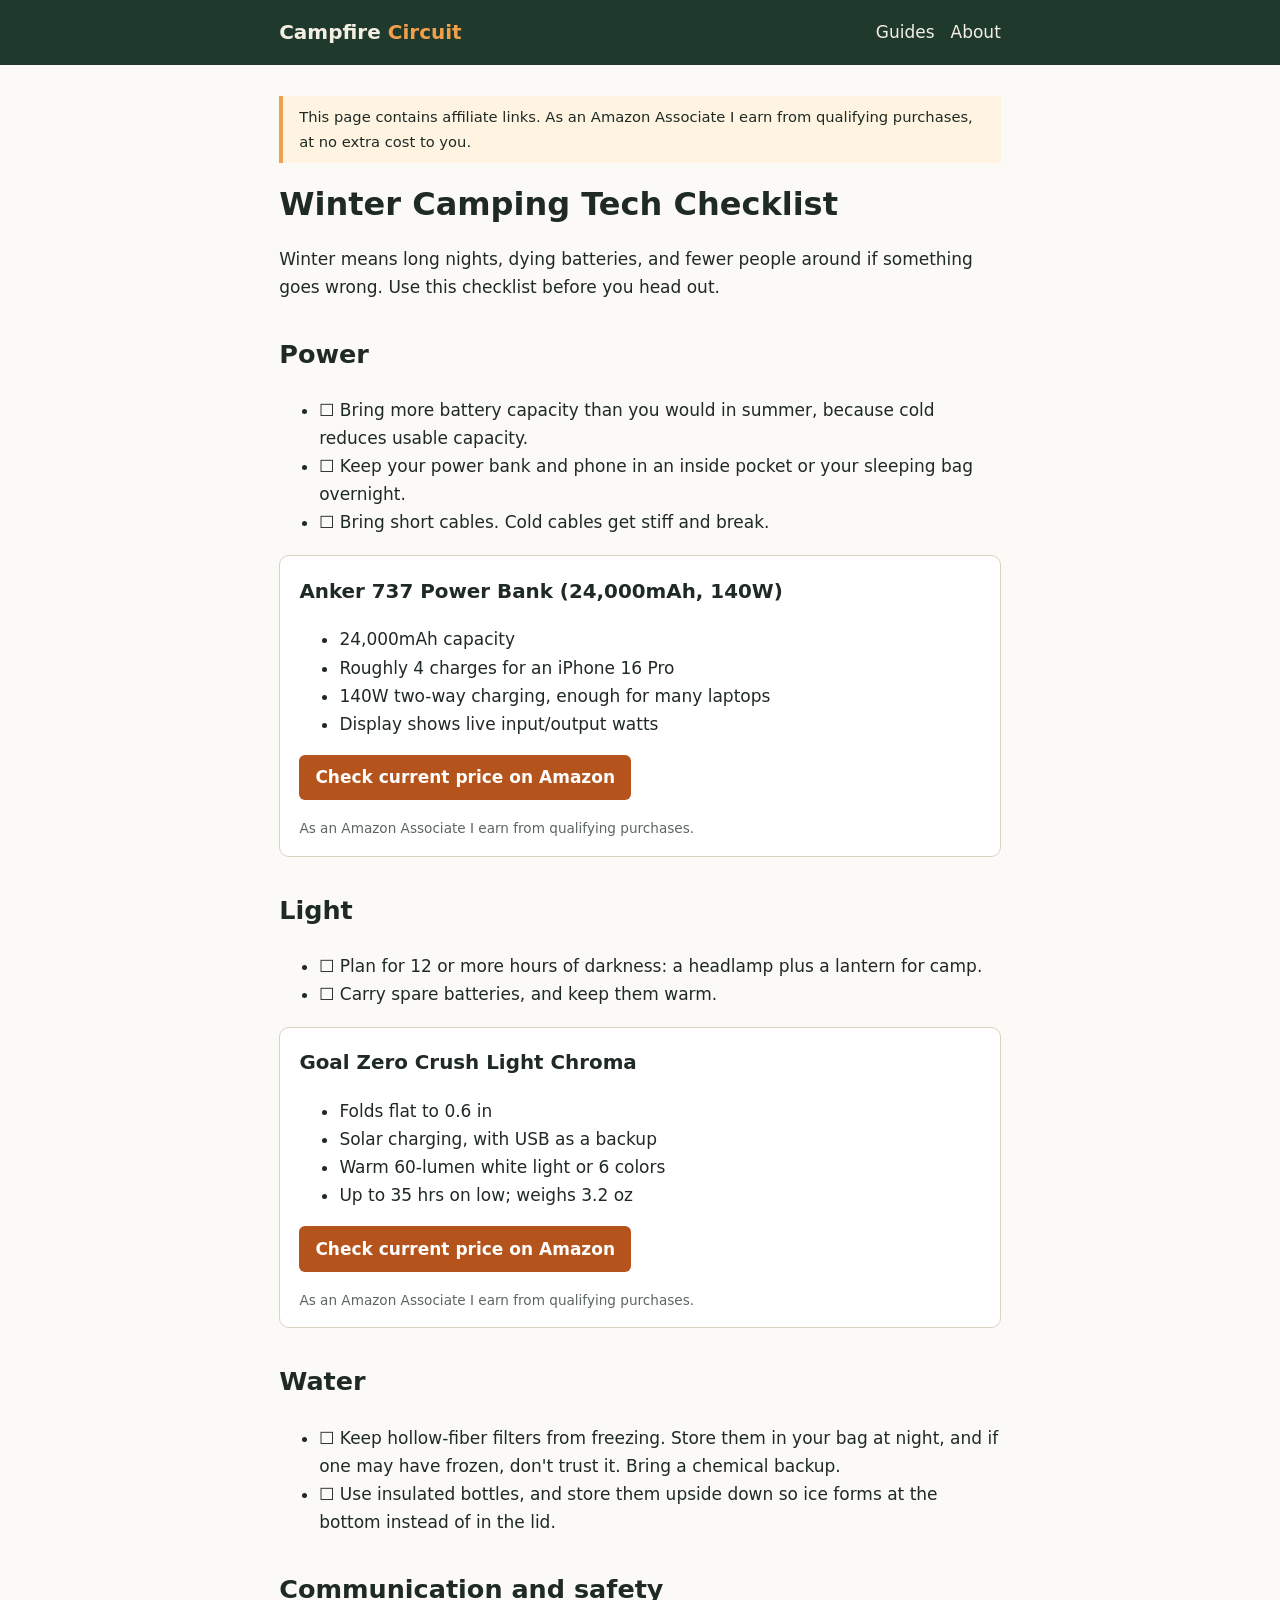
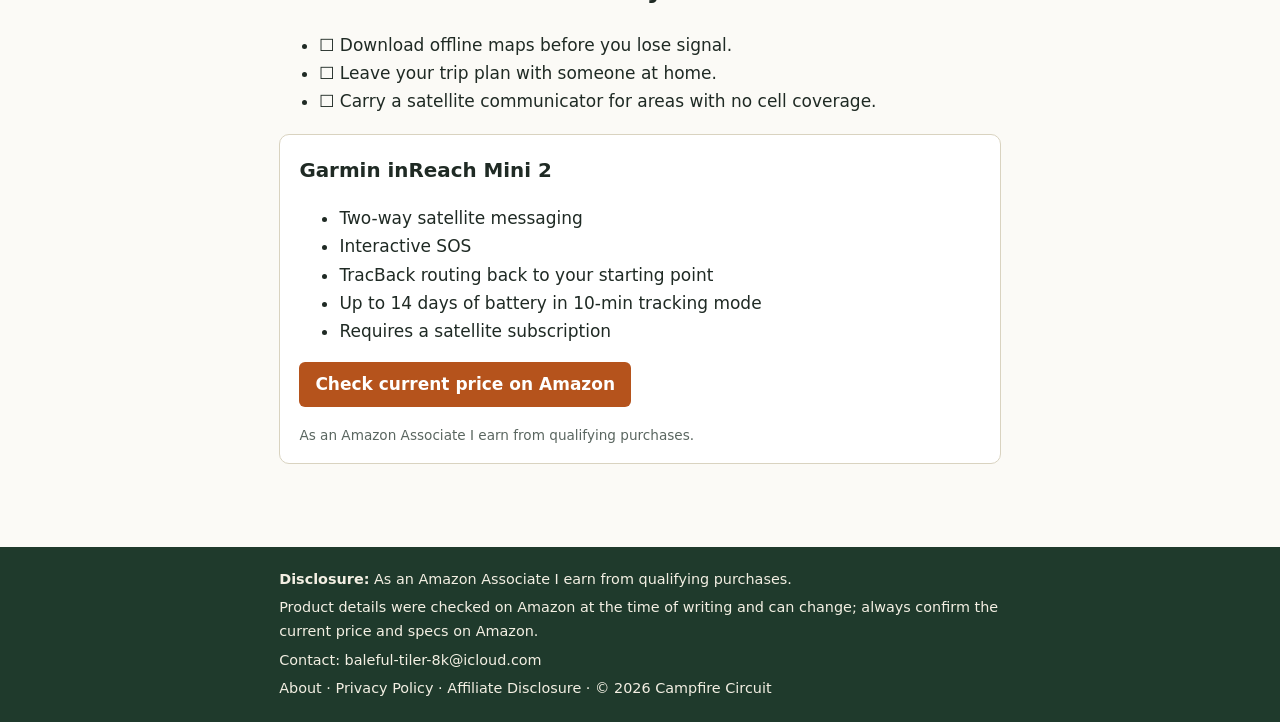
<file: winter-camping-tech-checklist.html>
<!doctype html><html lang="en"><head><meta charset="utf-8"><meta name="viewport" content="width=device-width,initial-scale=1">
<title>Winter Camping Tech Checklist: Power, Light, Water, and Safety | Campfire Circuit</title><meta name="description" content="A checklist of cold-weather camping electronics: keeping batteries warm, lighting for long nights, protecting water filters, and backup communications."><link rel="canonical" href="https://bmoreno818.github.io/campfire-circuit/winter-camping-tech-checklist.html">
<meta property="og:title" content="Winter Camping Tech Checklist: Power, Light, Water, and Safety | Campfire Circuit"><meta property="og:description" content="A checklist of cold-weather camping electronics: keeping batteries warm, lighting for long nights, protecting water filters, and backup communications."><meta property="og:url" content="https://bmoreno818.github.io/campfire-circuit/winter-camping-tech-checklist.html"><meta property="og:type" content="website">
<link rel="stylesheet" href="style.css"></head><body>
<header><div class="w"><a class="logo" href="index.html">Campfire <span>Circuit</span></a><nav><a href="index.html">Guides</a><a href="about.html">About</a></nav></div></header>
<main class="w"><p class="note">This page contains affiliate links. As an Amazon Associate I earn from qualifying purchases, at no extra cost to you.</p><h1>Winter Camping Tech Checklist</h1><p>Winter means long nights, dying batteries, and fewer people around if something goes wrong. Use this checklist before you head out.</p>
<h2>Power</h2><ul><li>☐ Bring more battery capacity than you would in summer, because cold reduces usable capacity.</li><li>☐ Keep your power bank and phone in an inside pocket or your sleeping bag overnight.</li><li>☐ Bring short cables. Cold cables get stiff and break.</li></ul><div class="product"><h3>Anker 737 Power Bank (24,000mAh, 140W)</h3><ul><li>24,000mAh capacity</li><li>Roughly 4 charges for an iPhone 16 Pro</li><li>140W two-way charging, enough for many laptops</li><li>Display shows live input/output watts</li></ul><p><a class="btn" href="https://www.amazon.com/dp/B09VPHVT2Z?tag=bmoreno81805-20" rel="sponsored nofollow noopener" target="_blank">Check current price on Amazon</a></p><p class="disc">As an Amazon Associate I earn from qualifying purchases.</p></div>
<h2>Light</h2><ul><li>☐ Plan for 12 or more hours of darkness: a headlamp plus a lantern for camp.</li><li>☐ Carry spare batteries, and keep them warm.</li></ul><div class="product"><h3>Goal Zero Crush Light Chroma</h3><ul><li>Folds flat to 0.6 in</li><li>Solar charging, with USB as a backup</li><li>Warm 60-lumen white light or 6 colors</li><li>Up to 35 hrs on low; weighs 3.2 oz</li></ul><p><a class="btn" href="https://www.amazon.com/dp/B07HFJH6D3?tag=bmoreno81805-20" rel="sponsored nofollow noopener" target="_blank">Check current price on Amazon</a></p><p class="disc">As an Amazon Associate I earn from qualifying purchases.</p></div>
<h2>Water</h2><ul><li>☐ Keep hollow-fiber filters from freezing. Store them in your bag at night, and if one may have frozen, don't trust it. Bring a chemical backup.</li><li>☐ Use insulated bottles, and store them upside down so ice forms at the bottom instead of in the lid.</li></ul>
<h2>Communication and safety</h2><ul><li>☐ Download offline maps before you lose signal.</li><li>☐ Leave your trip plan with someone at home.</li><li>☐ Carry a satellite communicator for areas with no cell coverage.</li></ul><div class="product"><h3>Garmin inReach Mini 2</h3><ul><li>Two-way satellite messaging</li><li>Interactive SOS</li><li>TracBack routing back to your starting point</li><li>Up to 14 days of battery in 10-min tracking mode</li><li>Requires a satellite subscription</li></ul><p><a class="btn" href="https://www.amazon.com/dp/B09PSSSFPF?tag=bmoreno81805-20" rel="sponsored nofollow noopener" target="_blank">Check current price on Amazon</a></p><p class="disc">As an Amazon Associate I earn from qualifying purchases.</p></div></main>
<footer><div class="w" style="display:block"><p><strong>Disclosure:</strong> As an Amazon Associate I earn from qualifying purchases.</p>
<p>Product details were checked on Amazon at the time of writing and can change; always confirm the current price and specs on Amazon.</p>
<p>Contact: <a href="mailto:baleful-tiler-8k@icloud.com">baleful-tiler-8k@icloud.com</a></p>
<p><a href="about.html">About</a> · <a href="privacy.html">Privacy Policy</a> · <a href="disclosure.html">Affiliate Disclosure</a> · © 2026 Campfire Circuit</p></div></footer></body></html>
</file>
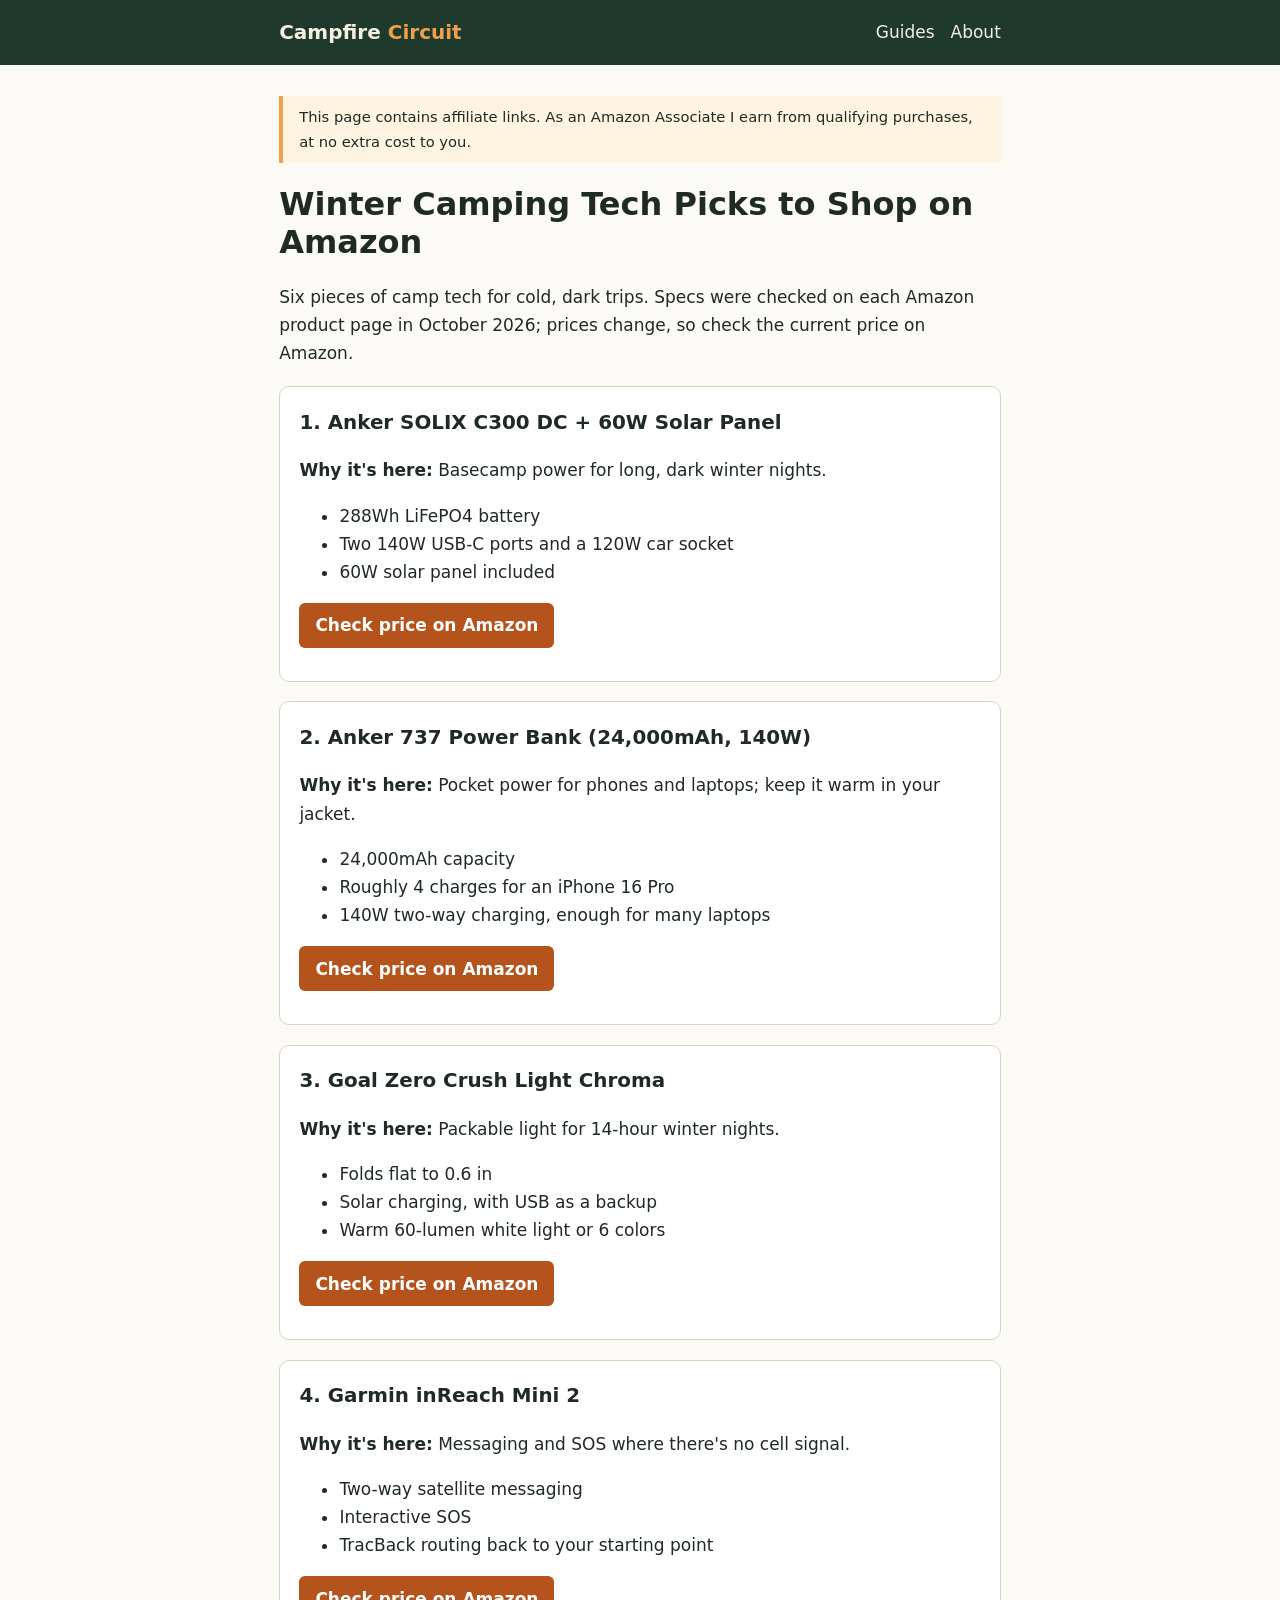
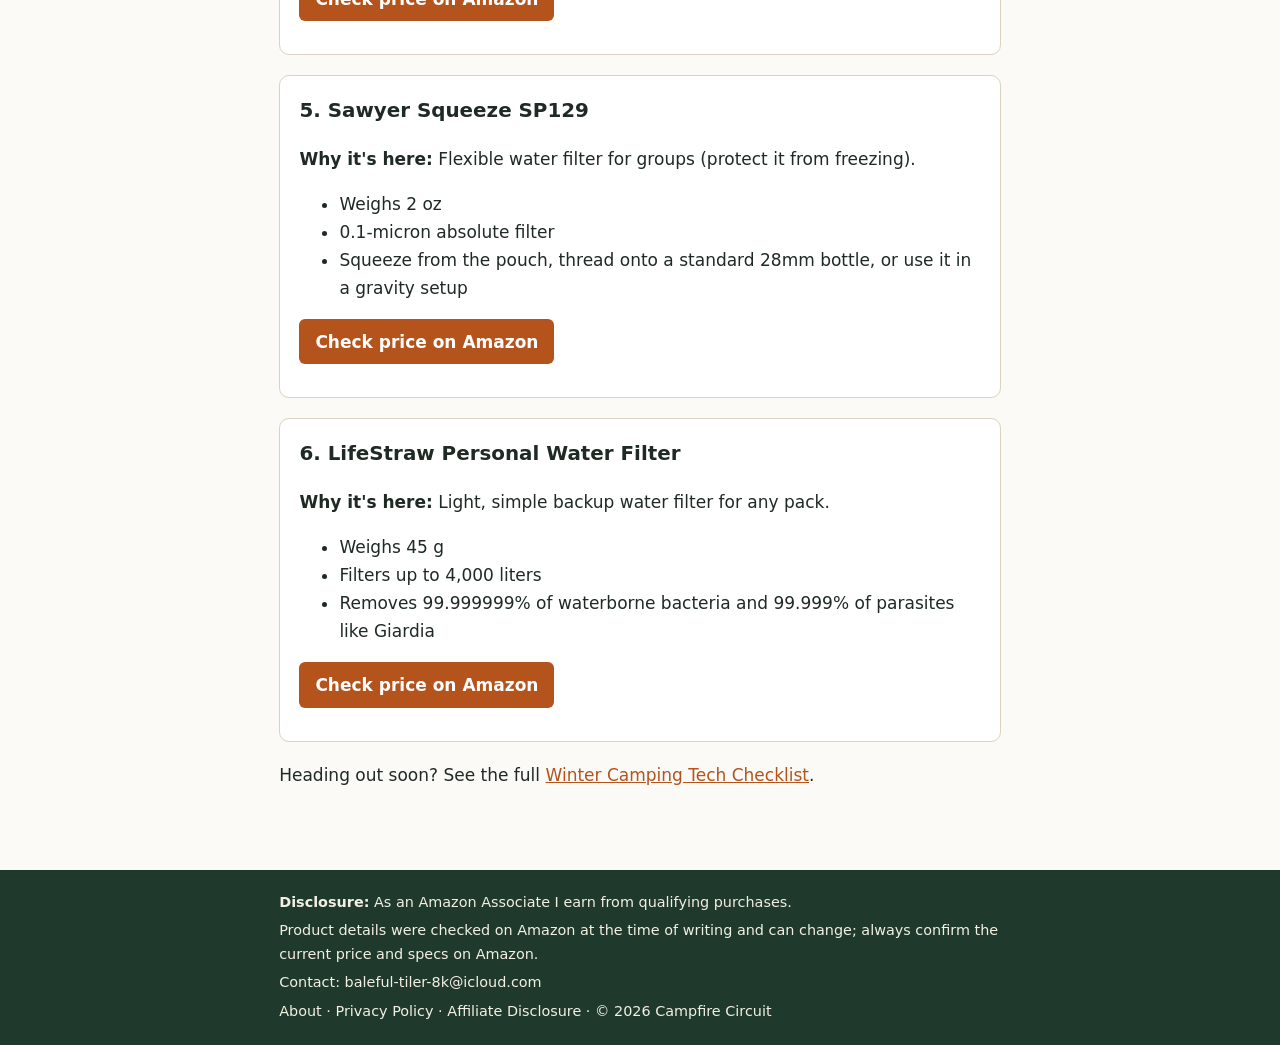
<file: winter-camping-tech-picks.html>
<!doctype html><html lang="en"><head><meta charset="utf-8"><meta name="viewport" content="width=device-width,initial-scale=1">
<title>Winter Camping Tech Picks to Shop on Amazon | Campfire Circuit</title><meta name="description" content="Six camping tech picks for winter trips: power, light, water, and satellite messaging, with specs checked on Amazon."><link rel="canonical" href="https://bmoreno818.github.io/campfire-circuit/winter-camping-tech-picks.html">
<meta property="og:title" content="Winter Camping Tech Picks to Shop on Amazon | Campfire Circuit"><meta property="og:description" content="Six camping tech picks for winter trips: power, light, water, and satellite messaging, with specs checked on Amazon."><meta property="og:url" content="https://bmoreno818.github.io/campfire-circuit/winter-camping-tech-picks.html"><meta property="og:type" content="website">
<link rel="stylesheet" href="style.css"></head><body>
<header><div class="w"><a class="logo" href="index.html">Campfire <span>Circuit</span></a><nav><a href="index.html">Guides</a><a href="about.html">About</a></nav></div></header>
<main class="w"><p class="note">This page contains affiliate links. As an Amazon Associate I earn from qualifying purchases, at no extra cost to you.</p><h1>Winter Camping Tech Picks to Shop on Amazon</h1><p>Six pieces of camp tech for cold, dark trips. Specs were checked on each Amazon product page in October 2026; prices change, so check the current price on Amazon.</p><div class="product"><h3>1. Anker SOLIX C300 DC + 60W Solar Panel</h3><p><strong>Why it's here:</strong> Basecamp power for long, dark winter nights.</p><ul><li>288Wh LiFePO4 battery</li><li>Two 140W USB-C ports and a 120W car socket</li><li>60W solar panel included</li></ul><p><a class="btn" href="https://www.amazon.com/dp/B0DBLQGHD5?tag=bmoreno81805-20" rel="sponsored nofollow noopener" target="_blank">Check price on Amazon</a></p></div><div class="product"><h3>2. Anker 737 Power Bank (24,000mAh, 140W)</h3><p><strong>Why it's here:</strong> Pocket power for phones and laptops; keep it warm in your jacket.</p><ul><li>24,000mAh capacity</li><li>Roughly 4 charges for an iPhone 16 Pro</li><li>140W two-way charging, enough for many laptops</li></ul><p><a class="btn" href="https://www.amazon.com/dp/B09VPHVT2Z?tag=bmoreno81805-20" rel="sponsored nofollow noopener" target="_blank">Check price on Amazon</a></p></div><div class="product"><h3>3. Goal Zero Crush Light Chroma</h3><p><strong>Why it's here:</strong> Packable light for 14-hour winter nights.</p><ul><li>Folds flat to 0.6 in</li><li>Solar charging, with USB as a backup</li><li>Warm 60-lumen white light or 6 colors</li></ul><p><a class="btn" href="https://www.amazon.com/dp/B07HFJH6D3?tag=bmoreno81805-20" rel="sponsored nofollow noopener" target="_blank">Check price on Amazon</a></p></div><div class="product"><h3>4. Garmin inReach Mini 2</h3><p><strong>Why it's here:</strong> Messaging and SOS where there's no cell signal.</p><ul><li>Two-way satellite messaging</li><li>Interactive SOS</li><li>TracBack routing back to your starting point</li></ul><p><a class="btn" href="https://www.amazon.com/dp/B09PSSSFPF?tag=bmoreno81805-20" rel="sponsored nofollow noopener" target="_blank">Check price on Amazon</a></p></div><div class="product"><h3>5. Sawyer Squeeze SP129</h3><p><strong>Why it's here:</strong> Flexible water filter for groups (protect it from freezing).</p><ul><li>Weighs 2 oz</li><li>0.1-micron absolute filter</li><li>Squeeze from the pouch, thread onto a standard 28mm bottle, or use it in a gravity setup</li></ul><p><a class="btn" href="https://www.amazon.com/dp/B00B1OSU4W?tag=bmoreno81805-20" rel="sponsored nofollow noopener" target="_blank">Check price on Amazon</a></p></div><div class="product"><h3>6. LifeStraw Personal Water Filter</h3><p><strong>Why it's here:</strong> Light, simple backup water filter for any pack.</p><ul><li>Weighs 45 g</li><li>Filters up to 4,000 liters</li><li>Removes 99.999999% of waterborne bacteria and 99.999% of parasites like Giardia</li></ul><p><a class="btn" href="https://www.amazon.com/dp/B006QF3TW4?tag=bmoreno81805-20" rel="sponsored nofollow noopener" target="_blank">Check price on Amazon</a></p></div><p>Heading out soon? See the full <a href='winter-camping-tech-checklist.html'>Winter Camping Tech Checklist</a>.</p></main>
<footer><div class="w" style="display:block"><p><strong>Disclosure:</strong> As an Amazon Associate I earn from qualifying purchases.</p>
<p>Product details were checked on Amazon at the time of writing and can change; always confirm the current price and specs on Amazon.</p>
<p>Contact: <a href="mailto:baleful-tiler-8k@icloud.com">baleful-tiler-8k@icloud.com</a></p>
<p><a href="about.html">About</a> · <a href="privacy.html">Privacy Policy</a> · <a href="disclosure.html">Affiliate Disclosure</a> · © 2026 Campfire Circuit</p></div></footer></body></html>
</file>
<file: style.css>
*{box-sizing:border-box}body{margin:0;font:17px/1.65 system-ui,-apple-system,Segoe UI,Roboto,sans-serif;color:#1f2a24;background:#fbfaf6}
header,footer{background:#1f3a2c;color:#f3efe3}header .w,footer .w{display:flex;flex-wrap:wrap;gap:1rem;align-items:center;justify-content:space-between}
.w{max-width:760px;margin:auto;padding:1rem 1.2rem}a{color:#b5531c}header a,footer a{color:#f3efe3;text-decoration:none}nav a{margin-left:1rem}
.logo{font-weight:800;font-size:1.25rem}.logo span{color:#f0a04b}h1{line-height:1.2;font-size:2rem}h2{margin-top:2rem}
.product{border:1px solid #d9d3c0;border-radius:10px;padding:1rem 1.2rem;background:#fff;margin:1.2rem 0}.product h3{margin:.2rem 0}
.btn{display:inline-block;background:#b5531c;color:#fff;padding:.55rem 1rem;border-radius:6px;text-decoration:none;font-weight:600}
.disc{font-size:.85rem;color:#5a6660;margin:.3rem 0 0}.note{background:#fff4e2;border-left:4px solid #f0a04b;padding:.6rem 1rem;font-size:.92rem}
.cards{display:grid;gap:1rem}.card{background:#fff;border:1px solid #d9d3c0;border-radius:10px;padding:1rem 1.2rem}.card h2{margin:.2rem 0;font-size:1.25rem}
footer{font-size:.9rem;margin-top:3rem}footer p{margin:.3rem 0}
</file>
